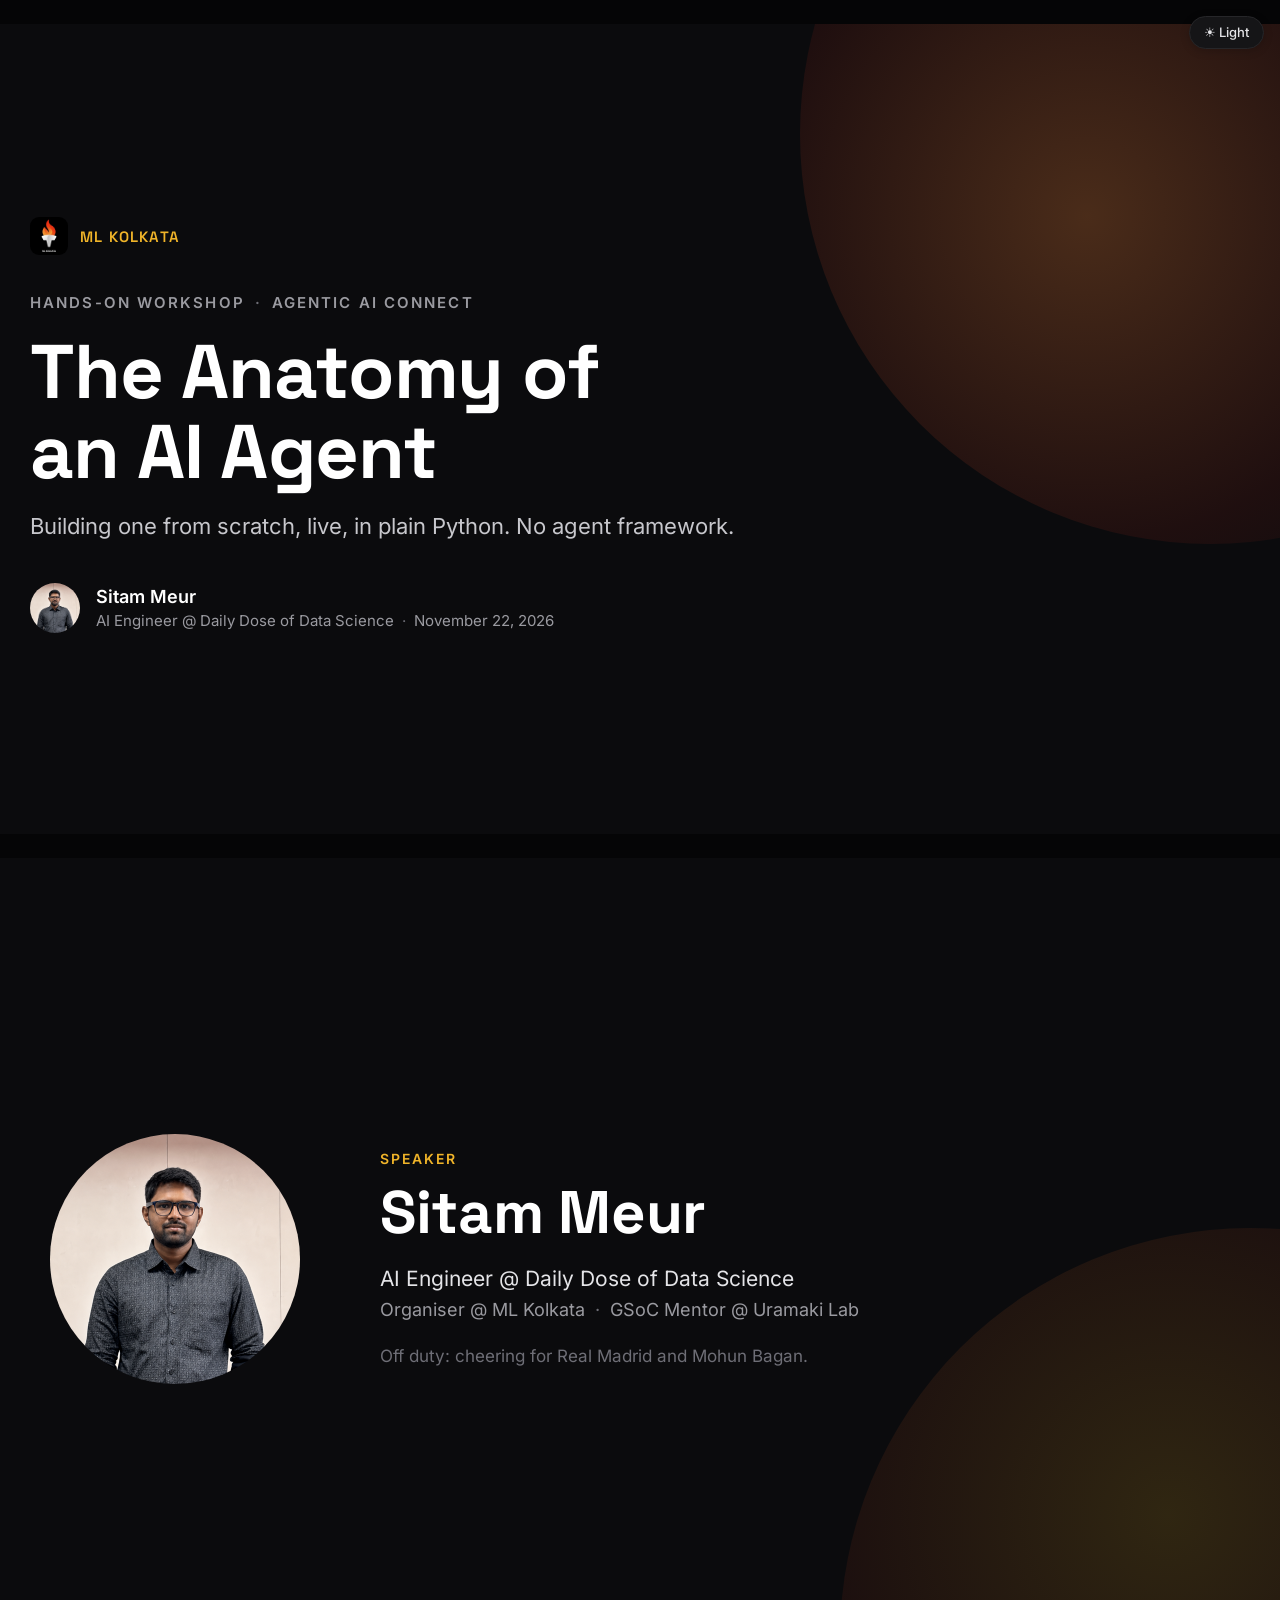
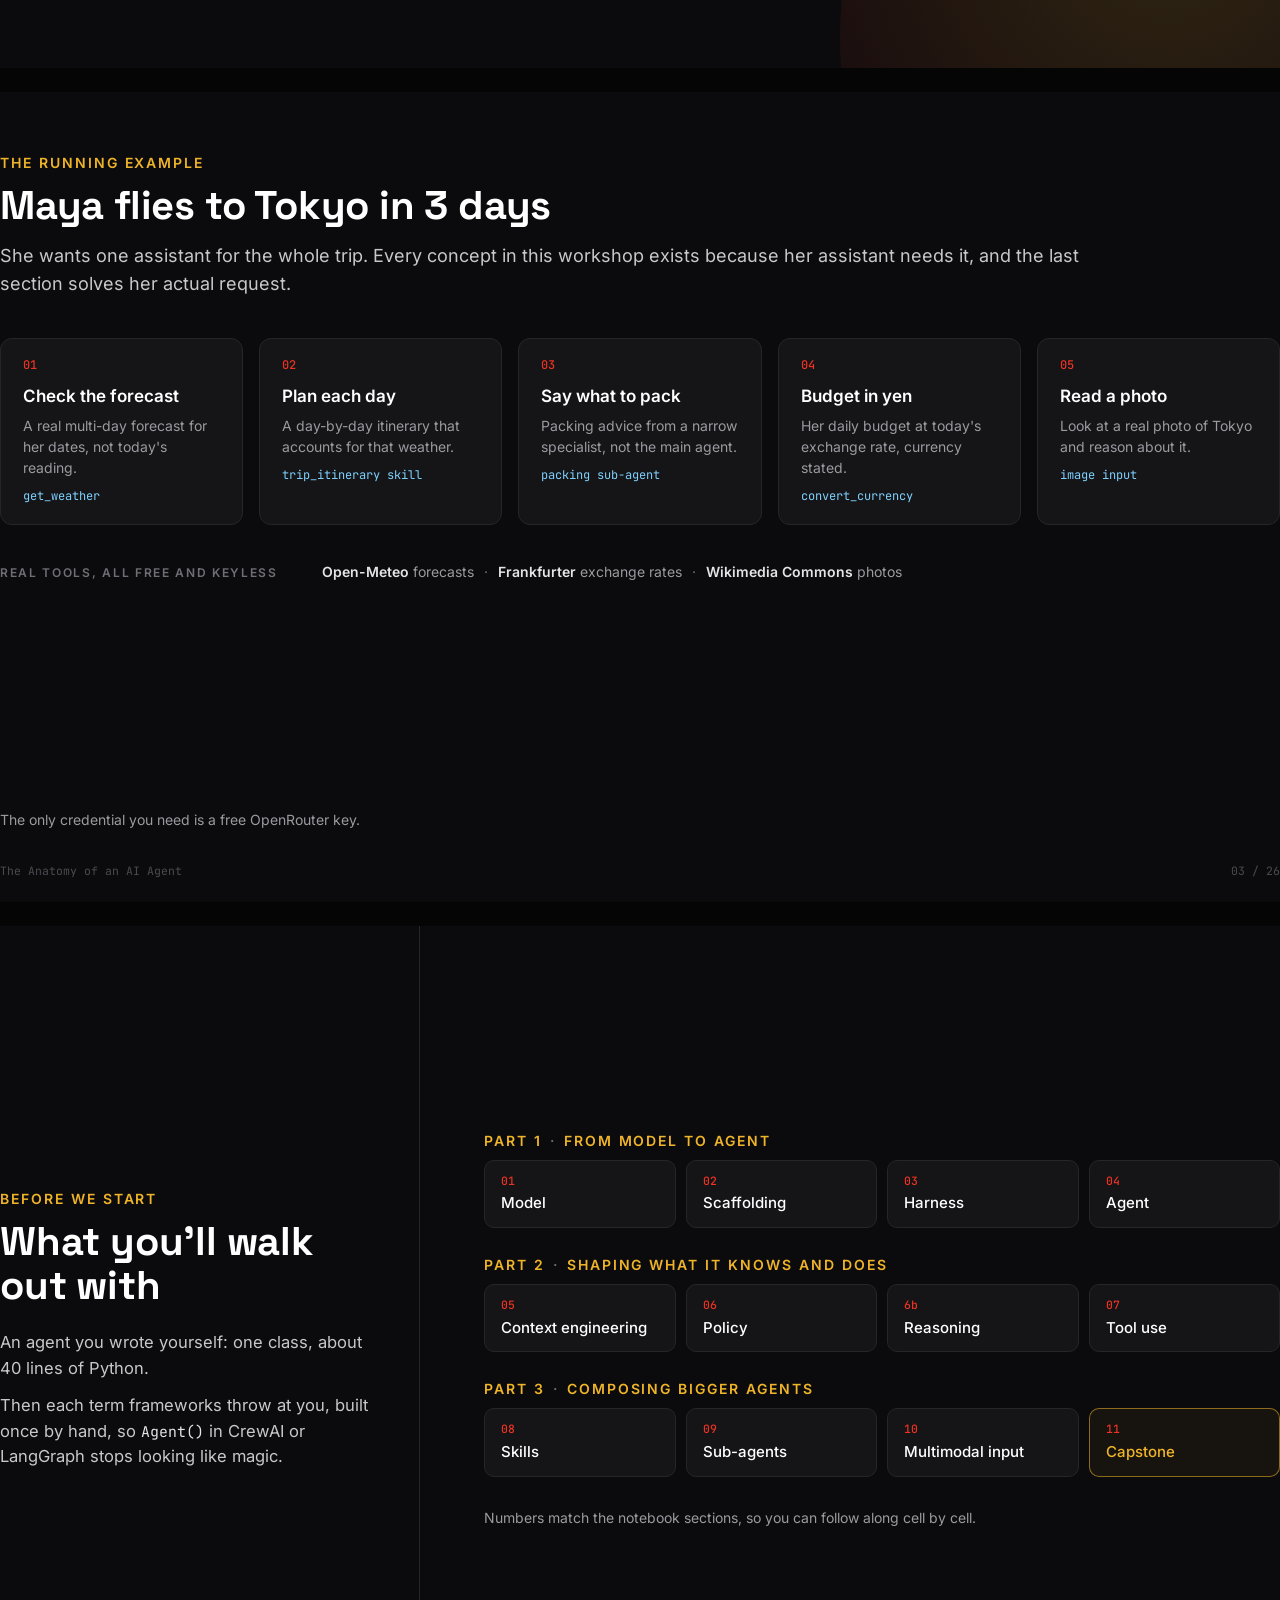
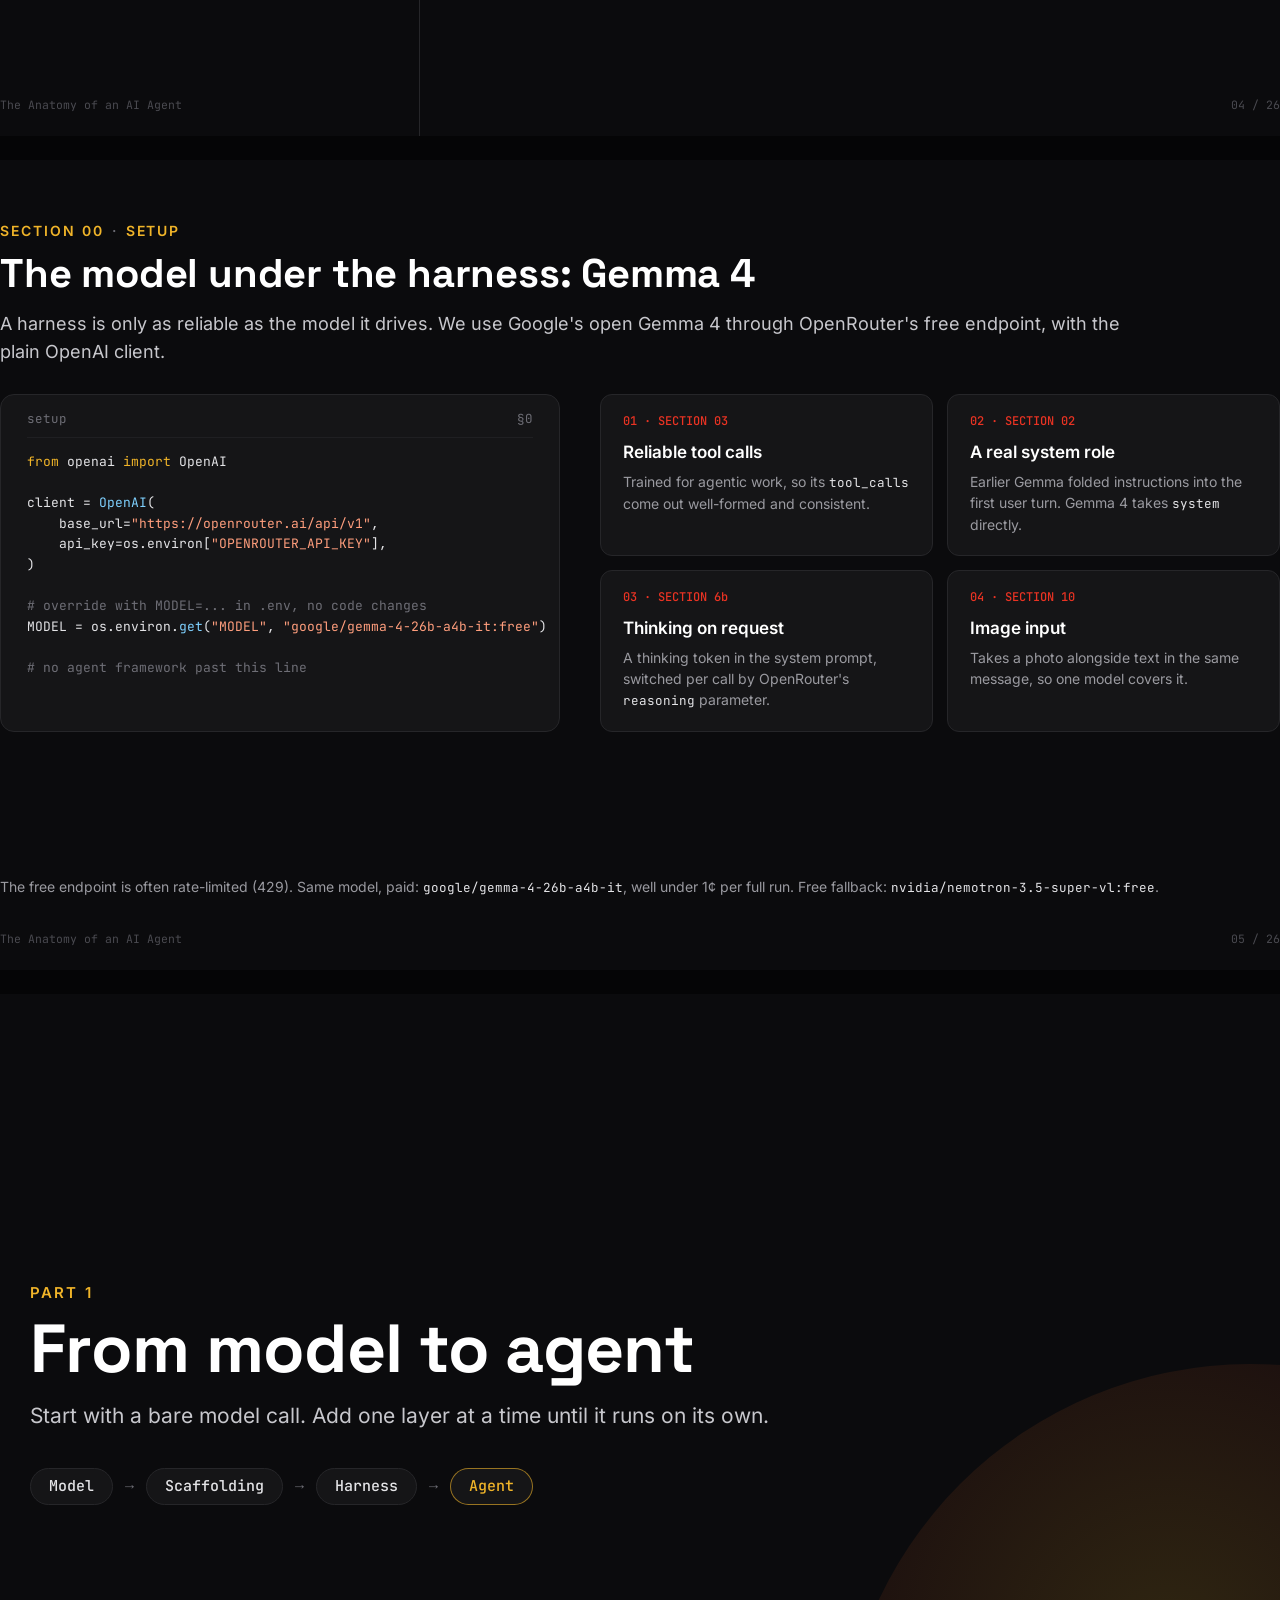
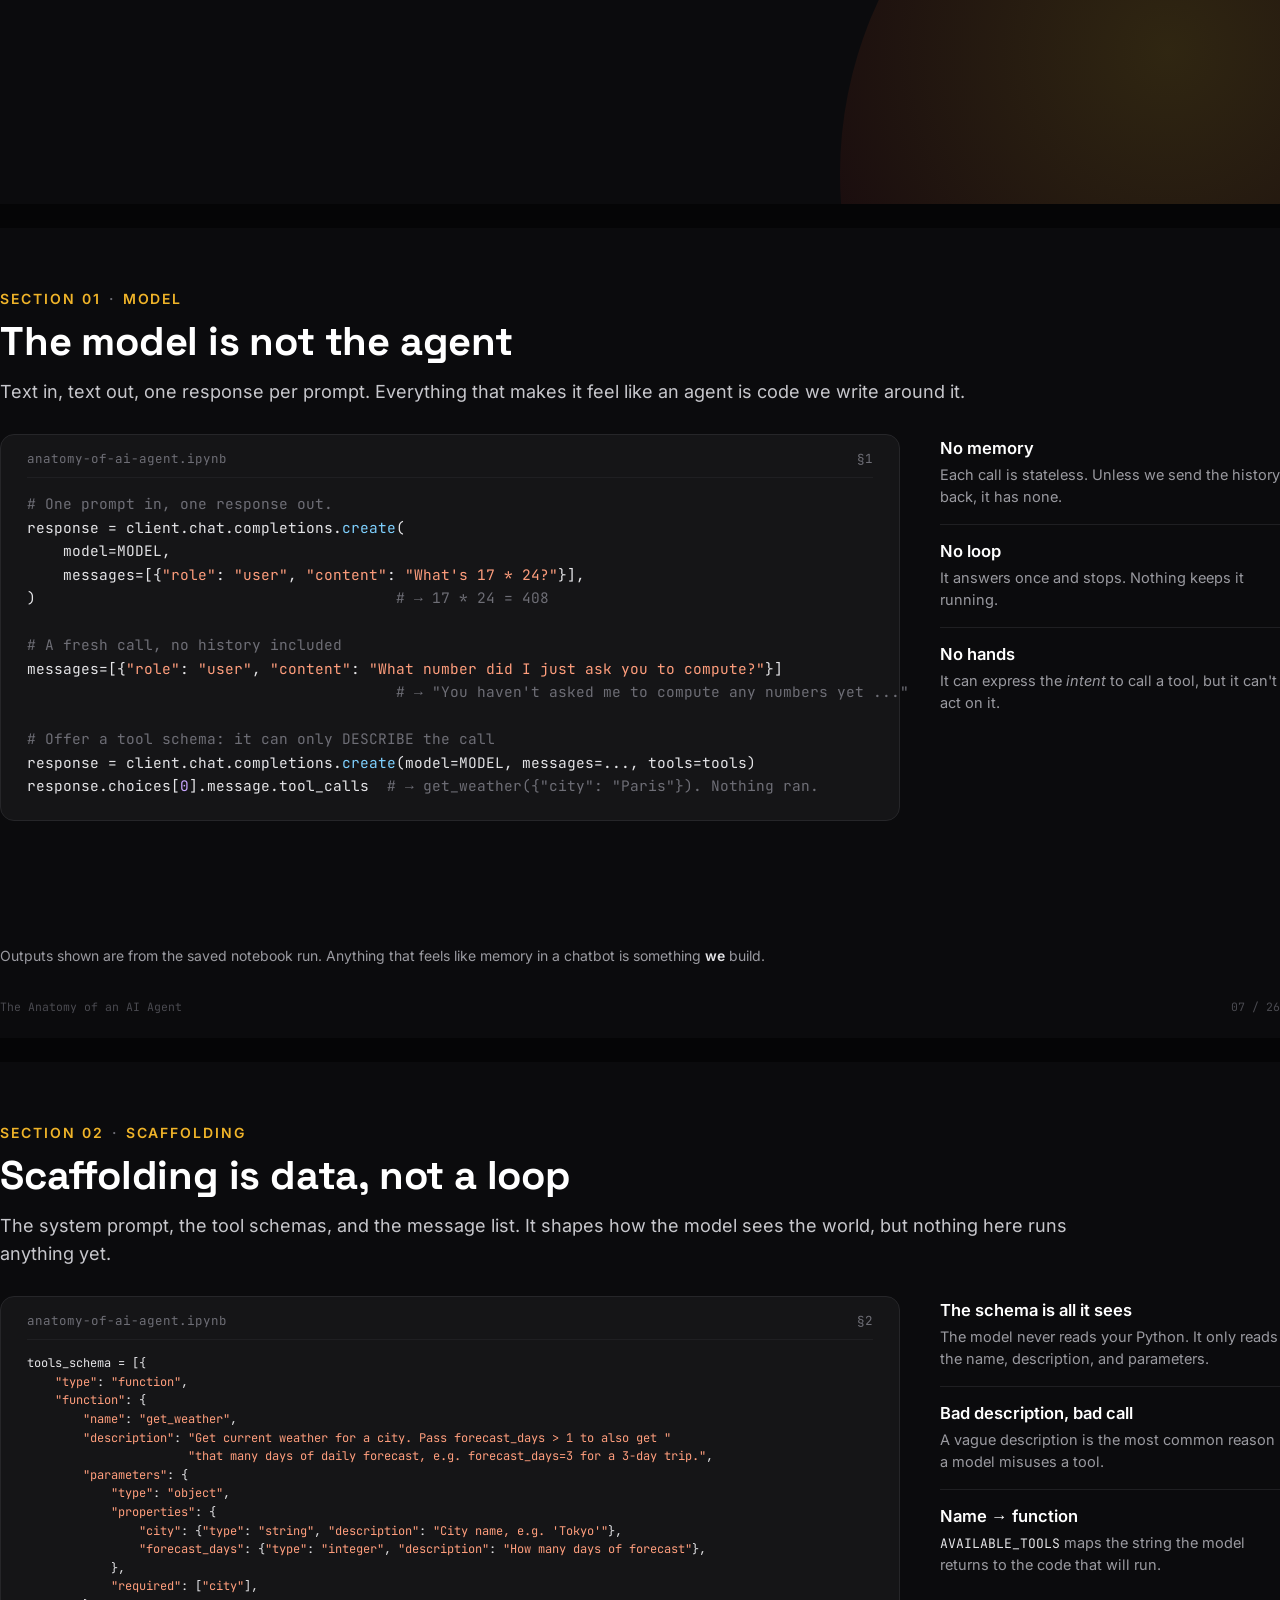
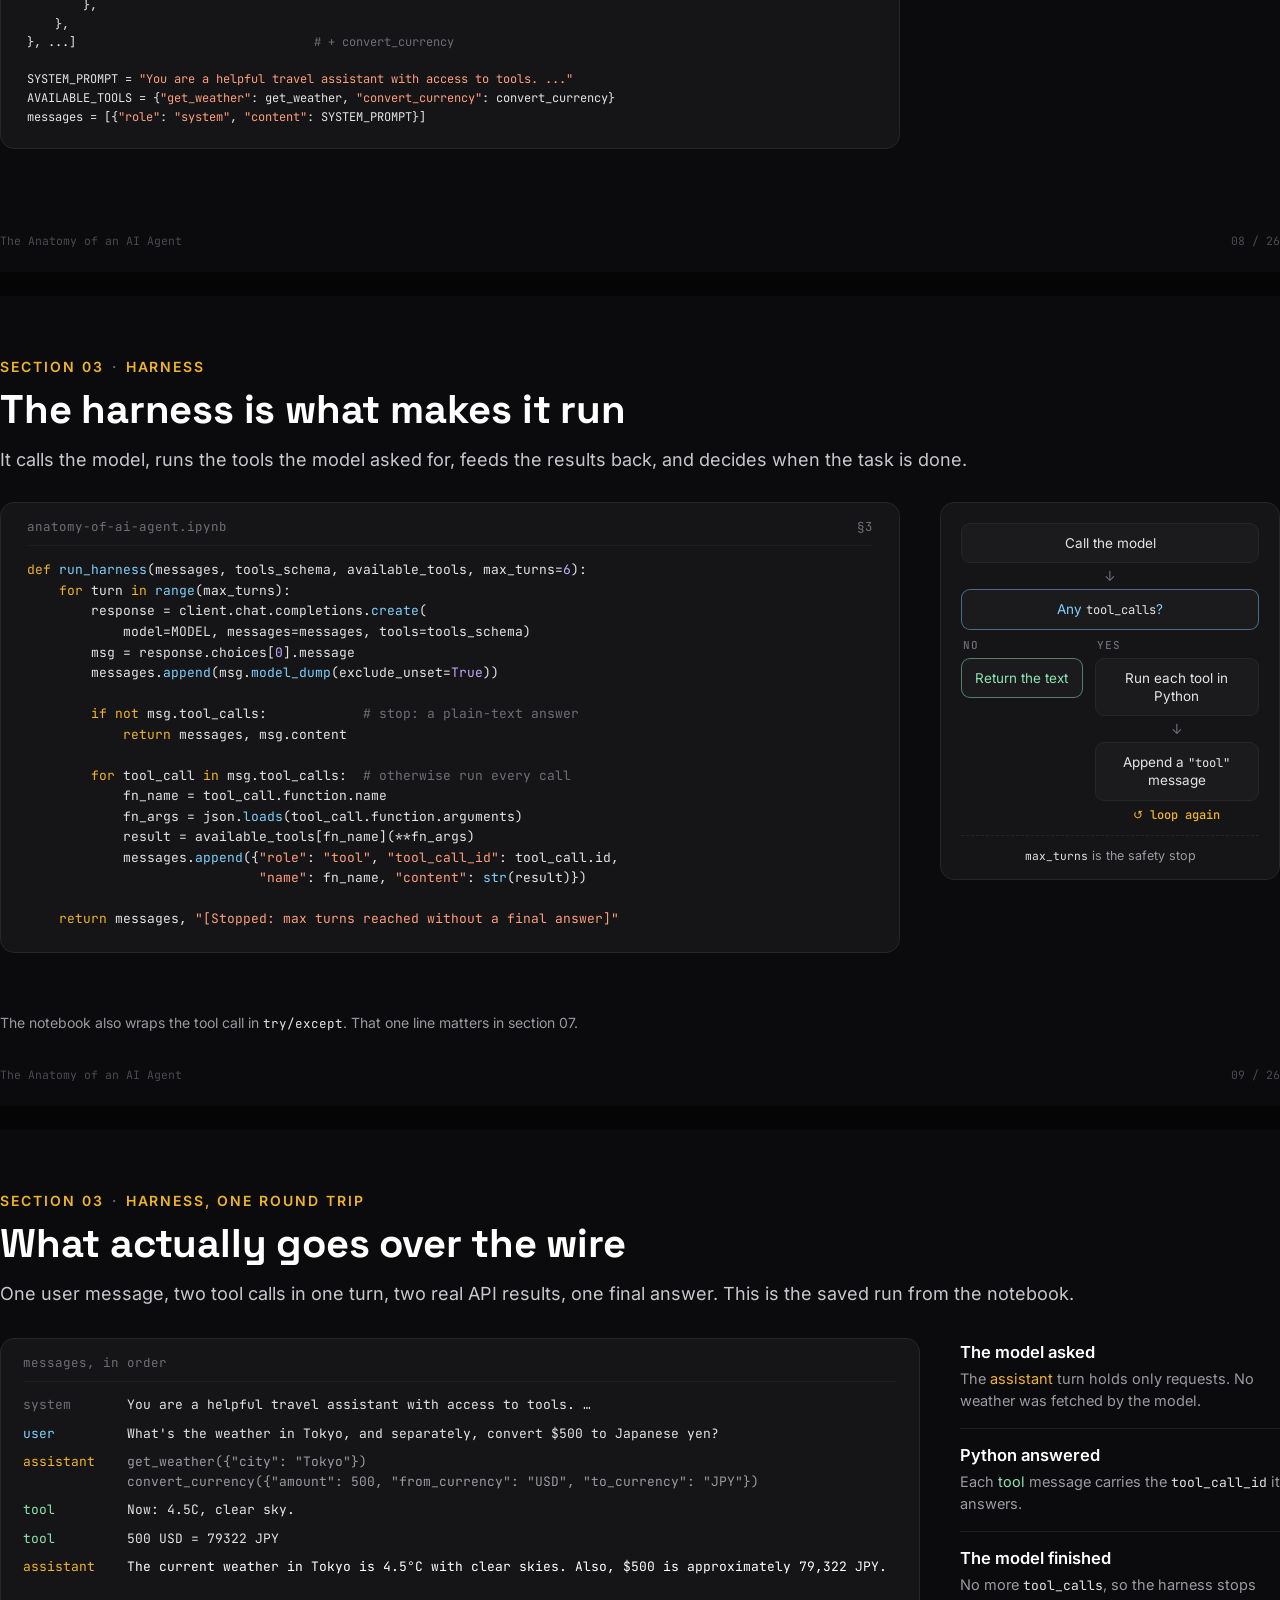
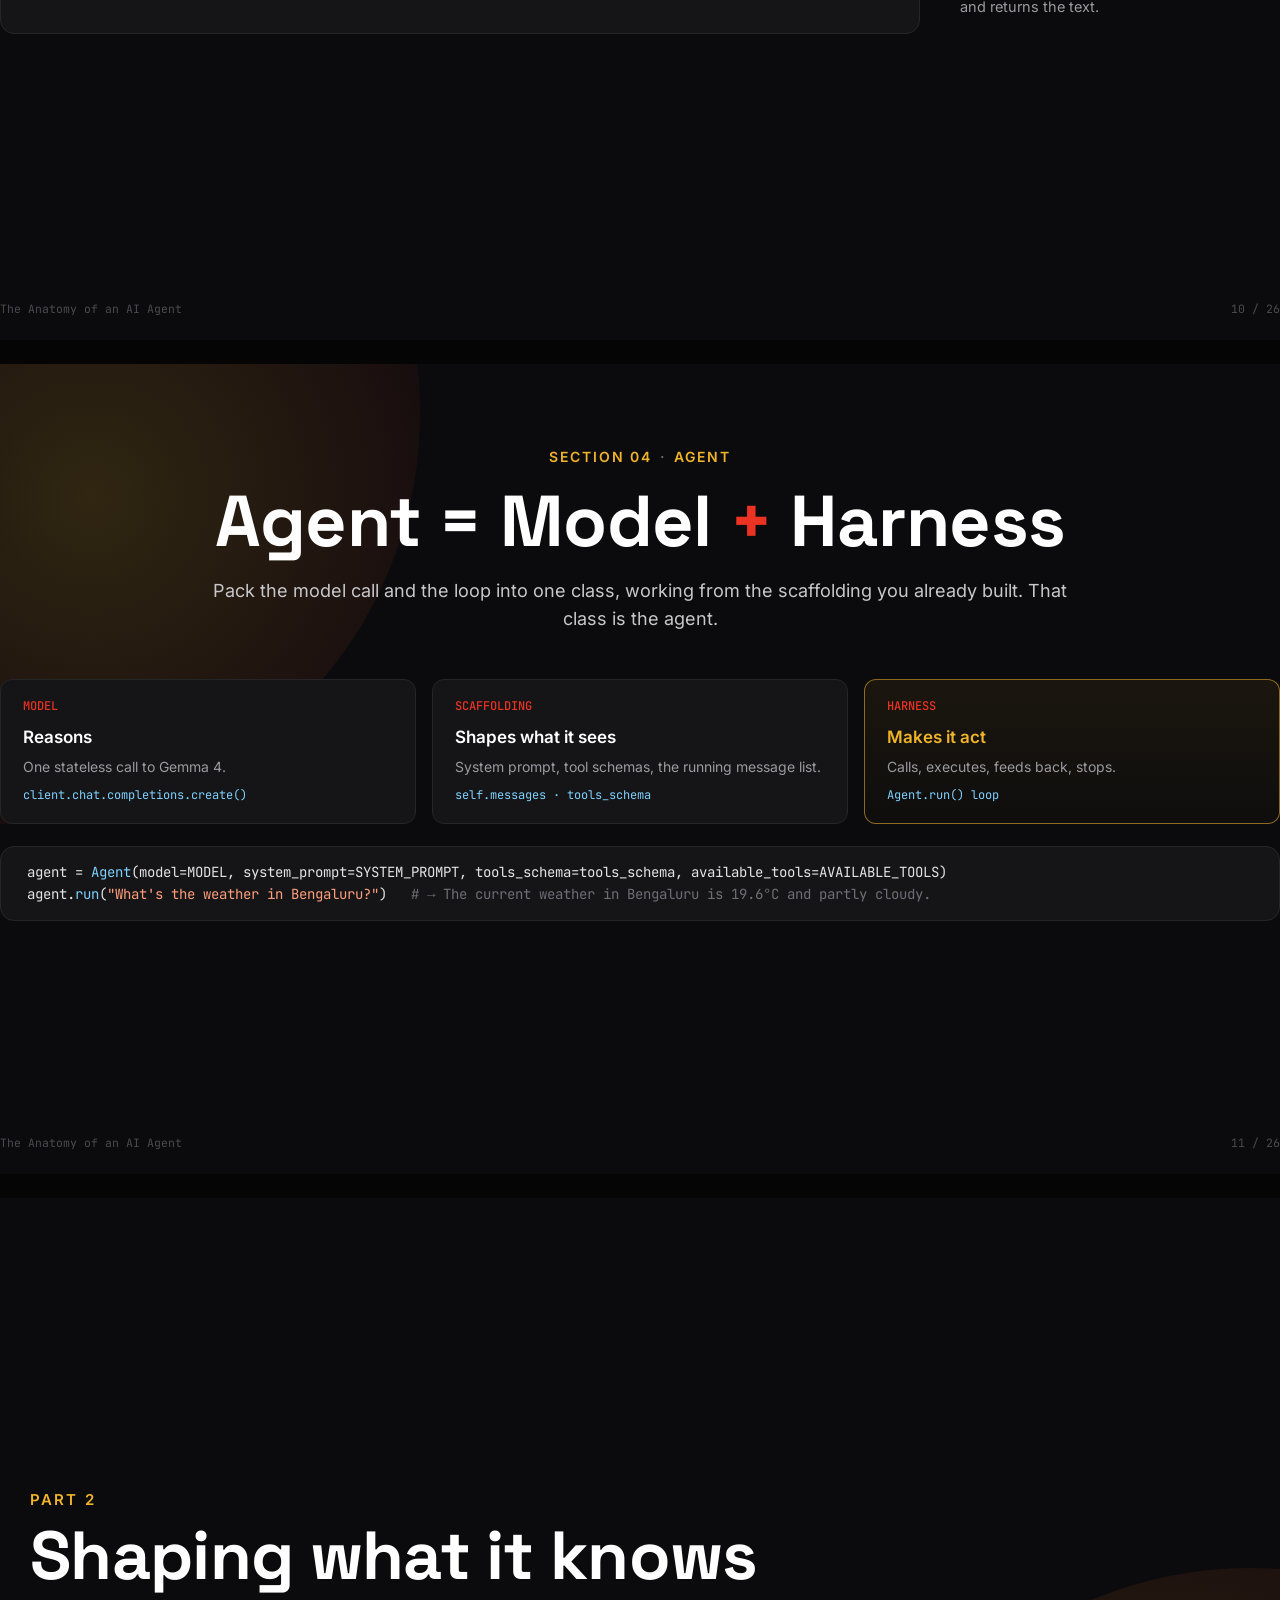
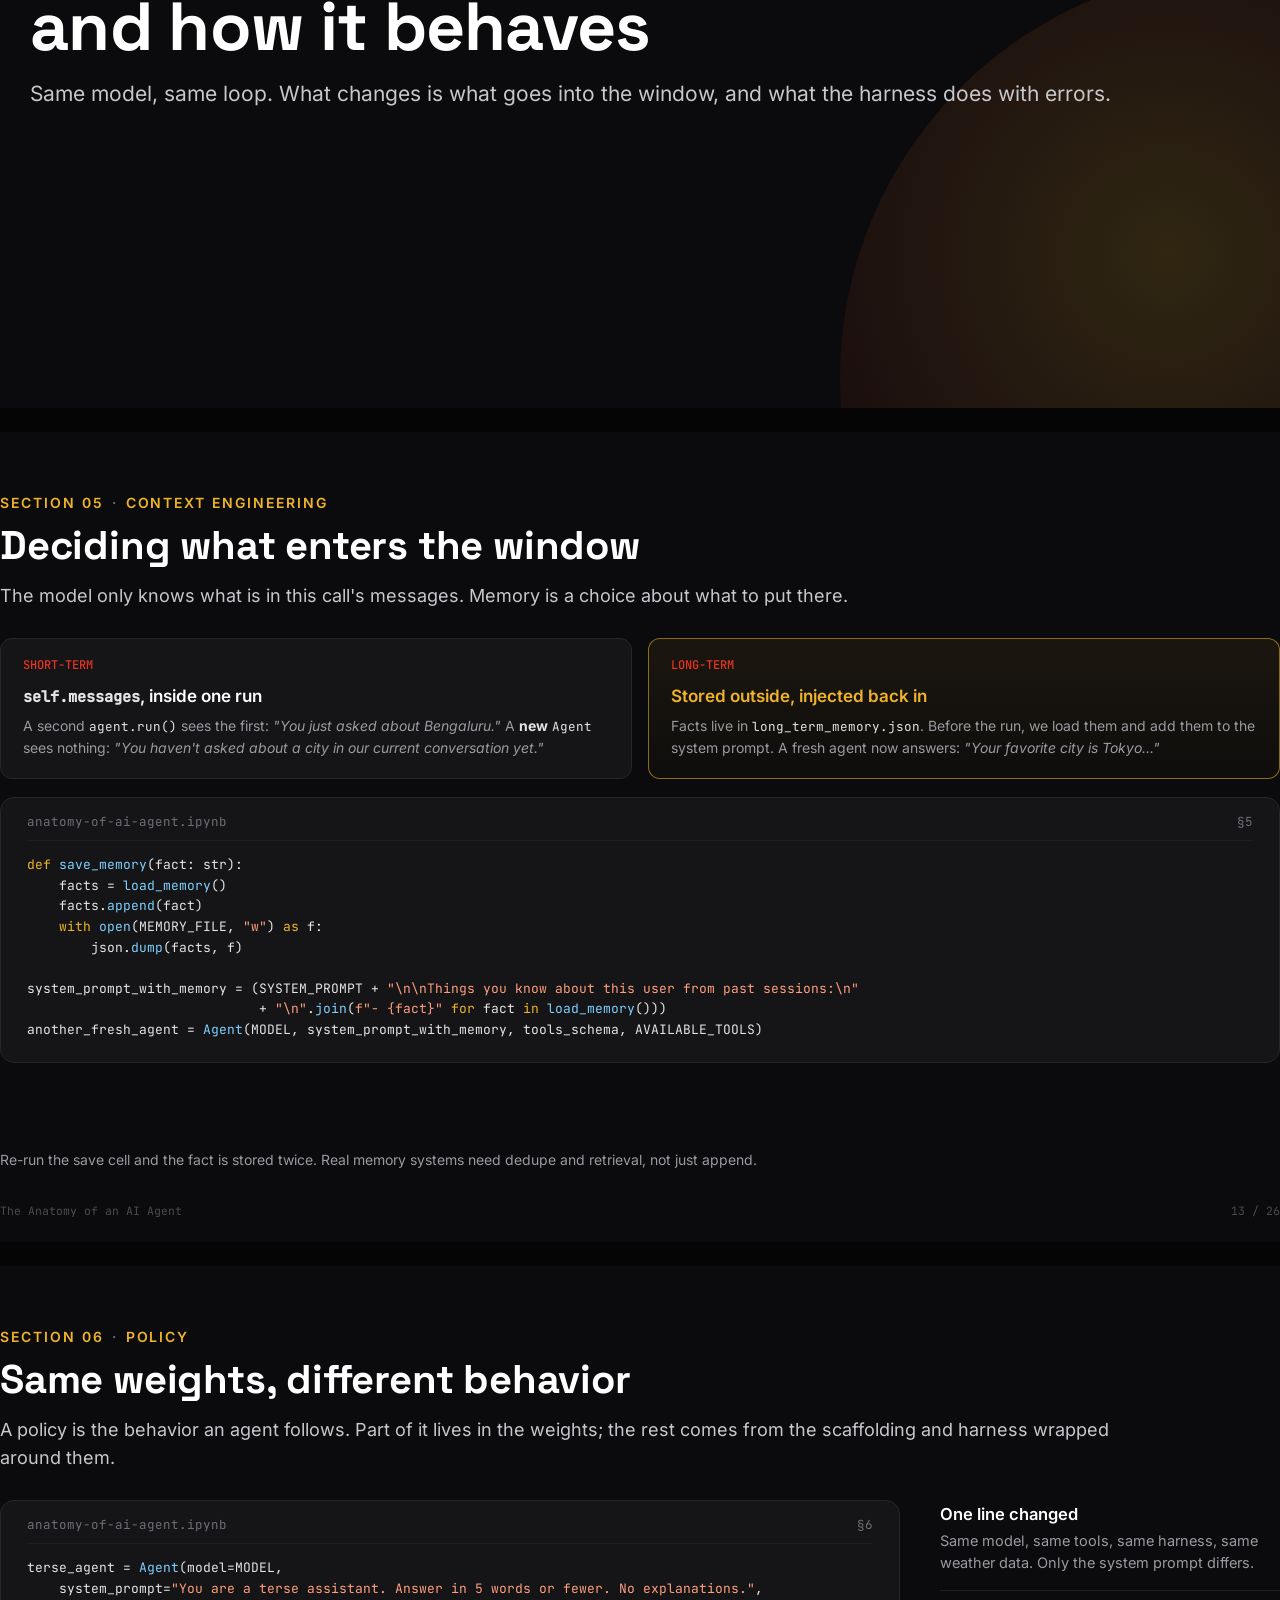
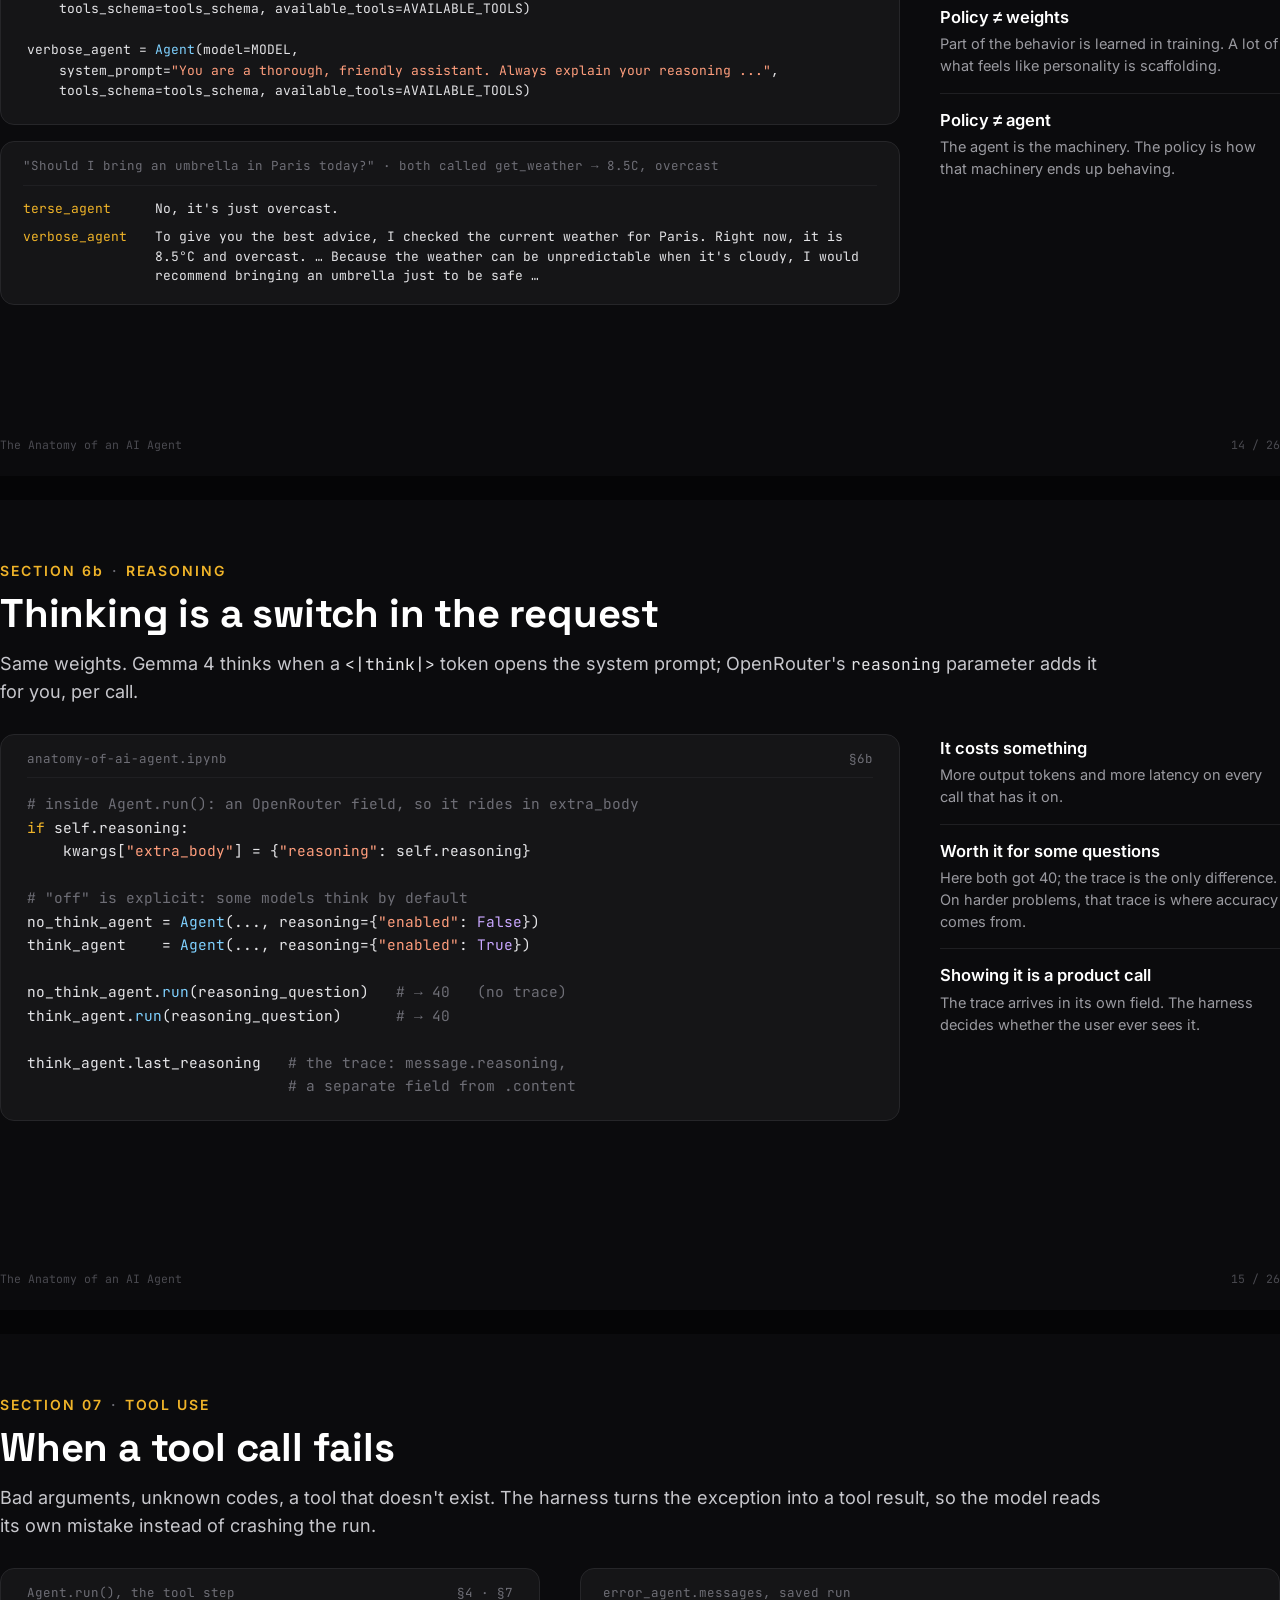
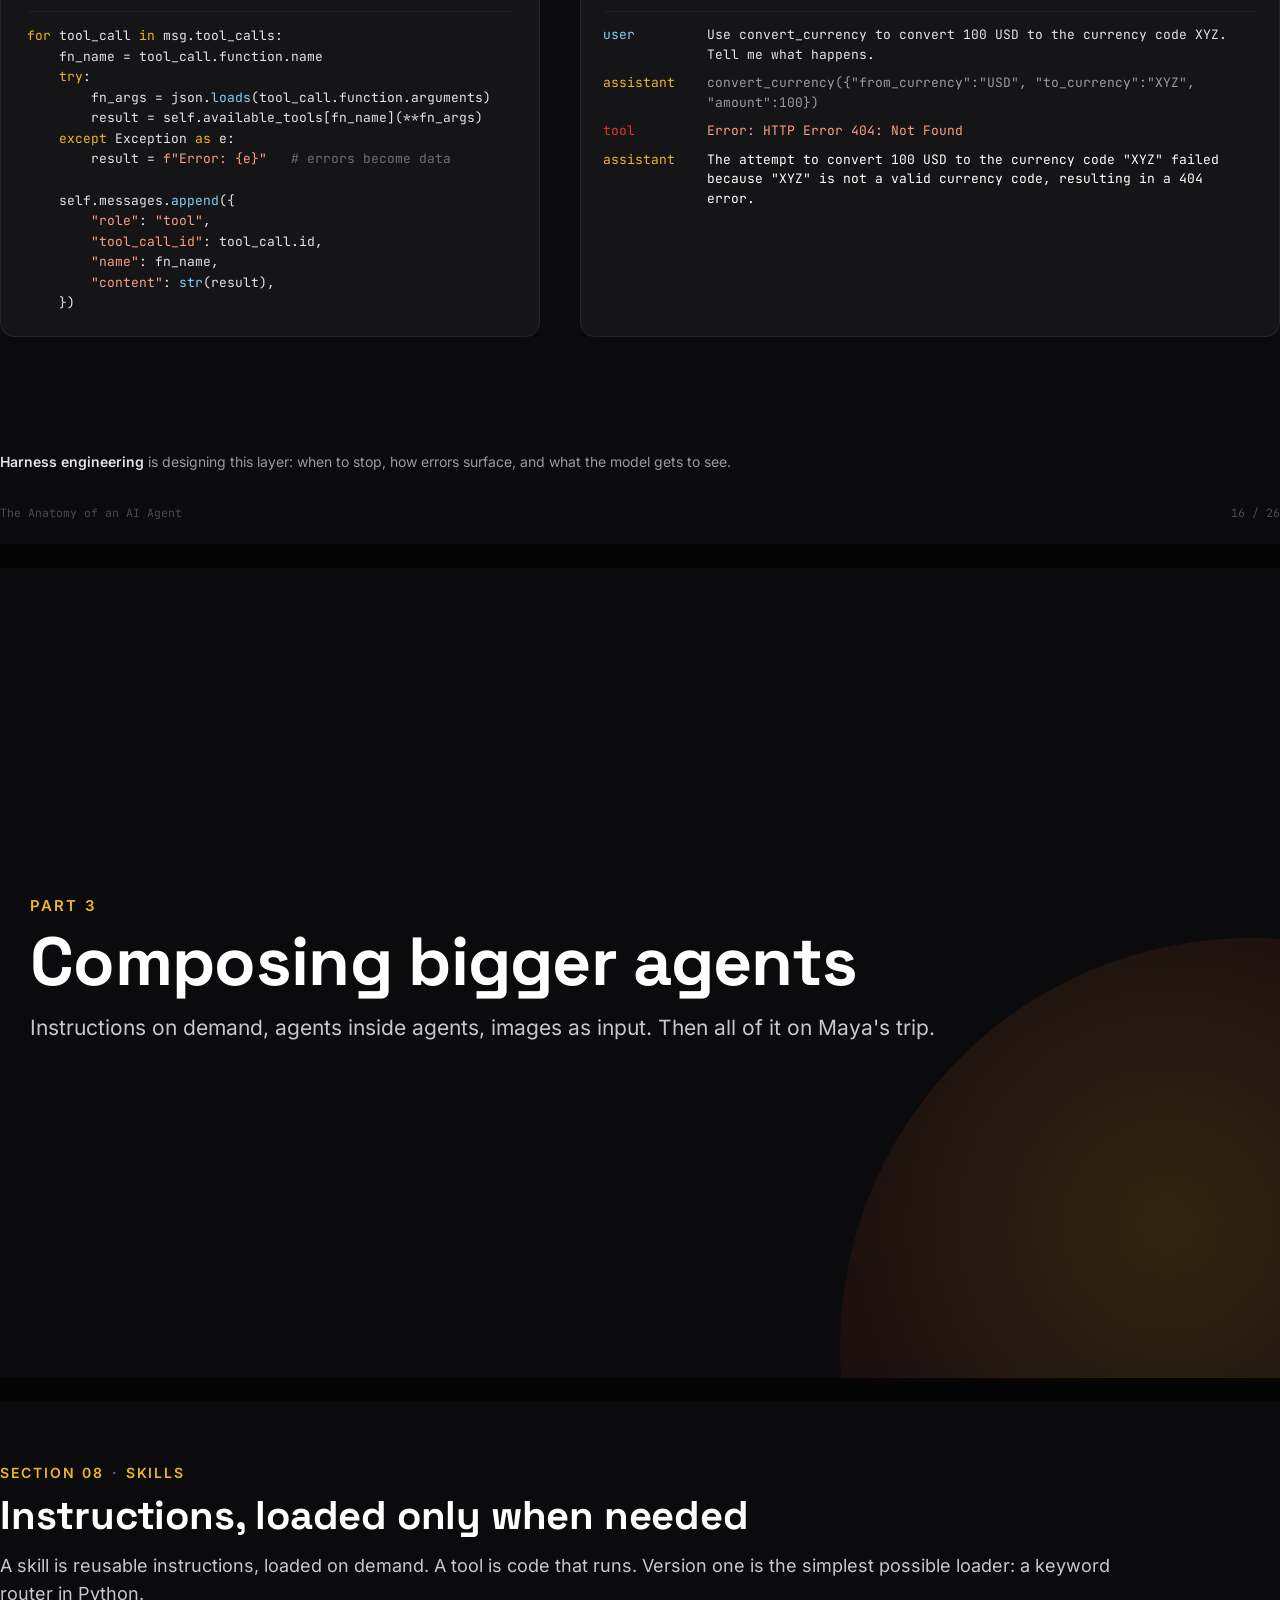
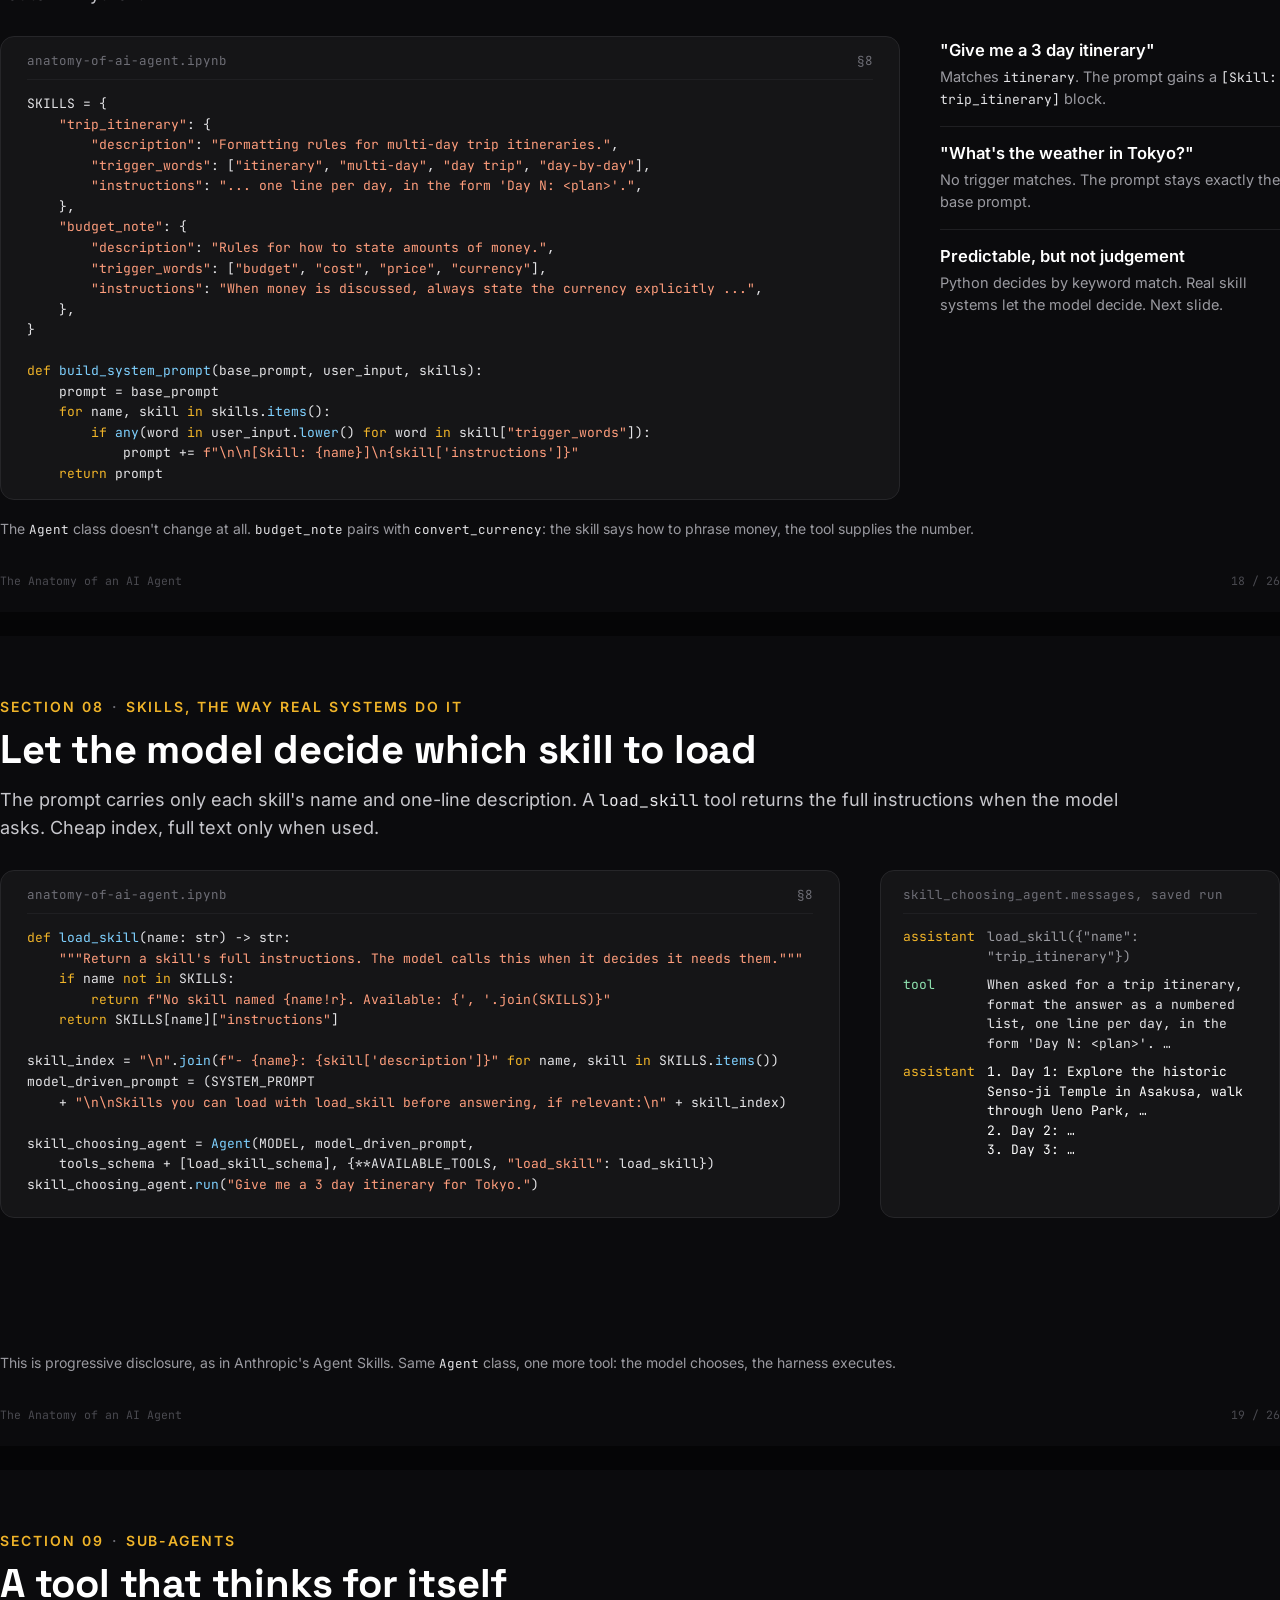
<file: slides/index.html>
<!DOCTYPE html>
<html lang="en">
<head>
<meta charset="utf-8">
<title>The Anatomy of an AI Agent</title>
<link rel="stylesheet" href="deck.css">
</head>
<body>

<!-- ============================== 01 TITLE ============================== -->
<section class="slide bare" style="justify-content:center;padding-left:110px">
  <div class="orb tr"></div>
  <div style="display:flex;align-items:center;gap:12px;margin-bottom:40px">
    <img src="assets/ml-kolkata.jpeg" alt="ML Kolkata" style="width:38px;height:38px;border-radius:9px">
    <span style="font:600 15px/1 var(--display);letter-spacing:.08em;color:var(--gold);text-transform:uppercase">ML Kolkata</span>
  </div>
  <div class="kicker" style="margin-bottom:22px">Hands-on workshop<span style="margin:0 10px;color:var(--dim)">·</span>Agentic AI Connect</div>
  <h1>The Anatomy of<br>an AI Agent</h1>
  <p style="font-size:22px;color:var(--text-3);margin-top:22px">Building one from scratch, live, in plain Python. No agent framework.</p>
  <div style="display:flex;align-items:center;gap:16px;margin-top:44px">
    <img src="assets/speaker.png" alt="" style="width:50px;height:50px;border-radius:50%;object-fit:cover">
    <div>
      <div style="font:600 18px/1.3 Inter;color:var(--text)">Sitam Meur</div>
      <div style="font-size:15px;color:var(--muted);margin-top:3px">AI Engineer @ Daily Dose of Data Science<span style="margin:0 8px;color:var(--dim)">·</span>November 22, 2026</div>
    </div>
  </div>
</section>

<!-- ============================== 02 SPEAKER ============================== -->
<section class="slide bare" style="flex-direction:row;align-items:center;gap:80px;padding-left:130px">
  <div class="orb br"></div>
  <img src="assets/speaker.png" alt="Sitam Meur" style="width:250px;height:250px;border-radius:50%;object-fit:cover;flex-shrink:0">
  <div>
    <div class="eyebrow">Speaker</div>
    <h2 style="font-size:60px">Sitam Meur</h2>
    <div style="font-size:21px;color:var(--text-2);margin-top:20px">AI Engineer @ Daily Dose of Data Science</div>
    <div style="font-size:18px;color:var(--muted);margin-top:8px">Organiser @ ML Kolkata<span style="margin:0 10px;color:var(--dim)">·</span>GSoC Mentor @ Uramaki Lab</div>
    <div style="font-size:17px;color:var(--dim);margin-top:26px">Off duty: cheering for Real Madrid and Mohun Bagan.</div>
  </div>
</section>

<!-- ============================== 03 THE GOAL ============================== -->
<section class="slide">
  <div class="eyebrow">The running example</div>
  <h2>Maya flies to Tokyo in 3 days</h2>
  <p class="lede">She wants one assistant for the whole trip. Every concept in this workshop exists because her assistant needs it, and the last section solves her actual request.</p>
  <div class="cards c5" style="margin-top:40px">
    <div class="card"><div class="num">01</div><h3>Check the forecast</h3><p>A real multi-day forecast for her dates, not today's reading.</p><span class="tag">get_weather</span></div>
    <div class="card"><div class="num">02</div><h3>Plan each day</h3><p>A day-by-day itinerary that accounts for that weather.</p><span class="tag">trip_itinerary skill</span></div>
    <div class="card"><div class="num">03</div><h3>Say what to pack</h3><p>Packing advice from a narrow specialist, not the main agent.</p><span class="tag">packing sub-agent</span></div>
    <div class="card"><div class="num">04</div><h3>Budget in yen</h3><p>Her daily budget at today's exchange rate, currency stated.</p><span class="tag">convert_currency</span></div>
    <div class="card"><div class="num">05</div><h3>Read a photo</h3><p>Look at a real photo of Tokyo and reason about it.</p><span class="tag">image input</span></div>
  </div>
  <div style="margin-top:36px;display:flex;gap:44px;align-items:baseline">
    <div class="kicker" style="font-size:12px;color:var(--dim)">Real tools, all free and keyless</div>
    <div class="note"><b>Open-Meteo</b> forecasts<span style="margin:0 10px;color:var(--dim)">·</span><b>Frankfurter</b> exchange rates<span style="margin:0 10px;color:var(--dim)">·</span><b>Wikimedia Commons</b> photos</div>
  </div>
  <p class="foot">The only credential you need is a free OpenRouter key.</p>
</section>

<!-- ============================== 04 AGENDA ============================== -->
<section class="slide" style="flex-direction:row;gap:0;padding-top:0;padding-bottom:0;align-items:stretch">
  <div style="flex:0 0 420px;display:flex;flex-direction:column;justify-content:center;padding-right:48px;border-right:1px solid var(--line)">
    <div class="eyebrow">Before we start</div>
    <h2>What you'll walk<br>out with</h2>
    <p class="lede" style="font-size:16.5px;margin-top:22px">An agent you wrote yourself: one class, about 40 lines of Python.</p>
    <p class="lede" style="font-size:16.5px;margin-top:12px">Then each term frameworks throw at you, built once by hand, so <code>Agent()</code> in CrewAI or LangGraph stops looking like magic.</p>
  </div>
  <div style="flex:1;display:flex;flex-direction:column;justify-content:center;gap:30px;padding-left:64px">
    <div>
      <div class="eyebrow" style="margin-bottom:12px">Part 1<span class="sep">·</span>From model to agent</div>
      <div class="cards c4" style="gap:10px">
        <div class="agenda-item"><span>01</span>Model</div><div class="agenda-item"><span>02</span>Scaffolding</div>
        <div class="agenda-item"><span>03</span>Harness</div><div class="agenda-item"><span>04</span>Agent</div>
      </div>
    </div>
    <div>
      <div class="eyebrow" style="margin-bottom:12px">Part 2<span class="sep">·</span>Shaping what it knows and does</div>
      <div class="cards c4" style="gap:10px">
        <div class="agenda-item"><span>05</span>Context engineering</div><div class="agenda-item"><span>06</span>Policy</div>
        <div class="agenda-item"><span>6b</span>Reasoning</div><div class="agenda-item"><span>07</span>Tool use</div>
      </div>
    </div>
    <div>
      <div class="eyebrow" style="margin-bottom:12px">Part 3<span class="sep">·</span>Composing bigger agents</div>
      <div class="cards c4" style="gap:10px">
        <div class="agenda-item"><span>08</span>Skills</div><div class="agenda-item"><span>09</span>Sub-agents</div>
        <div class="agenda-item"><span>10</span>Multimodal input</div><div class="agenda-item hi"><span>11</span>Capstone</div>
      </div>
    </div>
    <p class="note">Numbers match the notebook sections, so you can follow along cell by cell.</p>
  </div>
</section>

<!-- ============================== 05 SETUP / MODEL CHOICE ============================== -->
<section class="slide">
  <div class="eyebrow">Section 00<span class="sep">·</span>Setup</div>
  <h2>The model under the harness: Gemma 4</h2>
  <p class="lede">A harness is only as reliable as the model it drives. We use Google's open Gemma 4 through OpenRouter's free endpoint, with the plain OpenAI client.</p>
  <div class="body">
    <div class="code sm" style="flex:0 0 560px">
      <div class="file"><span>setup</span><span>§0</span></div>
<pre data-py>from openai import OpenAI

client = OpenAI(
    base_url="https://openrouter.ai/api/v1",
    api_key=os.environ["OPENROUTER_API_KEY"],
)

# override with MODEL=... in .env, no code changes
MODEL = os.environ.get("MODEL", "google/gemma-4-26b-a4b-it:free")

# no agent framework past this line</pre>
    </div>
    <div class="grow cards c2" style="gap:14px">
      <div class="card"><div class="num">01 · SECTION 03</div><h3>Reliable tool calls</h3><p>Trained for agentic work, so its <code>tool_calls</code> come out well-formed and consistent.</p></div>
      <div class="card"><div class="num">02 · SECTION 02</div><h3>A real system role</h3><p>Earlier Gemma folded instructions into the first user turn. Gemma 4 takes <code>system</code> directly.</p></div>
      <div class="card"><div class="num">03 · SECTION 6b</div><h3>Thinking on request</h3><p>A thinking token in the system prompt, switched per call by OpenRouter's <code>reasoning</code> parameter.</p></div>
      <div class="card"><div class="num">04 · SECTION 10</div><h3>Image input</h3><p>Takes a photo alongside text in the same message, so one model covers it.</p></div>
    </div>
  </div>
  <p class="foot">The free endpoint is often rate-limited (429). Same model, paid: <code>google/gemma-4-26b-a4b-it</code>, well under 1¢ per full run. Free fallback: <code>nvidia/nemotron-3.5-super-vl:free</code>.</p>
</section>

<!-- ============================== PART 1 ============================== -->
<section class="slide bare" style="justify-content:center;padding-left:110px">
  <div class="orb br"></div>
  <div class="eyebrow" style="font-size:15px">Part 1</div>
  <h1 style="font-size:68px">From model to agent</h1>
  <p style="font-size:21px;color:var(--text-3);margin-top:18px">Start with a bare model call. Add one layer at a time until it runs on its own.</p>
  <div style="display:flex;gap:12px;margin-top:40px;font:500 15px/1 var(--mono);color:var(--muted)">
    <span class="pill">Model</span><span class="arrow">→</span><span class="pill">Scaffolding</span><span class="arrow">→</span><span class="pill">Harness</span><span class="arrow">→</span><span class="pill hi">Agent</span>
  </div>
</section>

<!-- ============================== S01 MODEL ============================== -->
<section class="slide">
  <div class="eyebrow">Section 01<span class="sep">·</span>Model</div>
  <h2>The model is not the agent</h2>
  <p class="lede">Text in, text out, one response per prompt. Everything that makes it feel like an agent is code we write around it.</p>
  <div class="body">
    <div class="code grow">
      <div class="file"><span>anatomy-of-ai-agent.ipynb</span><span>§1</span></div>
<pre data-py># One prompt in, one response out.
response = client.chat.completions.create(
    model=MODEL,
    messages=[{"role": "user", "content": "What's 17 * 24?"}],
)                                        # → 17 * 24 = 408

# A fresh call, no history included
messages=[{"role": "user", "content": "What number did I just ask you to compute?"}]
                                         # → "You haven't asked me to compute any numbers yet ..."

# Offer a tool schema: it can only DESCRIBE the call
response = client.chat.completions.create(model=MODEL, messages=..., tools=tools)
response.choices[0].message.tool_calls  # → get_weather({"city": "Paris"}). Nothing ran.</pre>
    </div>
    <div class="col-side points">
      <div class="pt"><h3>No memory</h3><p>Each call is stateless. Unless we send the history back, it has none.</p></div>
      <div class="pt"><h3>No loop</h3><p>It answers once and stops. Nothing keeps it running.</p></div>
      <div class="pt"><h3>No hands</h3><p>It can express the <em>intent</em> to call a tool, but it can't act on it.</p></div>
    </div>
  </div>
  <p class="foot">Outputs shown are from the saved notebook run. Anything that feels like memory in a chatbot is something <b>we</b> build.</p>
</section>

<!-- ============================== S02 SCAFFOLDING ============================== -->
<section class="slide">
  <div class="eyebrow">Section 02<span class="sep">·</span>Scaffolding</div>
  <h2>Scaffolding is data, not a loop</h2>
  <p class="lede">The system prompt, the tool schemas, and the message list. It shapes how the model sees the world, but nothing here runs anything yet.</p>
  <div class="body">
    <div class="code grow xs">
      <div class="file"><span>anatomy-of-ai-agent.ipynb</span><span>§2</span></div>
<pre data-py>tools_schema = [{
    "type": "function",
    "function": {
        "name": "get_weather",
        "description": "Get current weather for a city. Pass forecast_days > 1 to also get "
                       "that many days of daily forecast, e.g. forecast_days=3 for a 3-day trip.",
        "parameters": {
            "type": "object",
            "properties": {
                "city": {"type": "string", "description": "City name, e.g. 'Tokyo'"},
                "forecast_days": {"type": "integer", "description": "How many days of forecast"},
            },
            "required": ["city"],
        },
    },
}, ...]                                  # + convert_currency

SYSTEM_PROMPT = "You are a helpful travel assistant with access to tools. ..."
AVAILABLE_TOOLS = {"get_weather": get_weather, "convert_currency": convert_currency}
messages = [{"role": "system", "content": SYSTEM_PROMPT}]</pre>
    </div>
    <div class="col-side points">
      <div class="pt"><h3>The schema is all it sees</h3><p>The model never reads your Python. It only reads the name, description, and parameters.</p></div>
      <div class="pt"><h3>Bad description, bad call</h3><p>A vague description is the most common reason a model misuses a tool.</p></div>
      <div class="pt"><h3>Name → function</h3><p><code>AVAILABLE_TOOLS</code> maps the string the model returns to the code that will run.</p></div>
    </div>
  </div>
</section>

<!-- ============================== S03 HARNESS ============================== -->
<section class="slide">
  <div class="eyebrow">Section 03<span class="sep">·</span>Harness</div>
  <h2>The harness is what makes it run</h2>
  <p class="lede">It calls the model, runs the tools the model asked for, feeds the results back, and decides when the task is done.</p>
  <div class="body">
    <div class="code grow sm">
      <div class="file"><span>anatomy-of-ai-agent.ipynb</span><span>§3</span></div>
<pre data-py>def run_harness(messages, tools_schema, available_tools, max_turns=6):
    for turn in range(max_turns):
        response = client.chat.completions.create(
            model=MODEL, messages=messages, tools=tools_schema)
        msg = response.choices[0].message
        messages.append(msg.model_dump(exclude_unset=True))

        if not msg.tool_calls:            # stop: a plain-text answer
            return messages, msg.content

        for tool_call in msg.tool_calls:  # otherwise run every call
            fn_name = tool_call.function.name
            fn_args = json.loads(tool_call.function.arguments)
            result = available_tools[fn_name](**fn_args)
            messages.append({"role": "tool", "tool_call_id": tool_call.id,
                             "name": fn_name, "content": str(result)})

    return messages, "[Stopped: max turns reached without a final answer]"</pre>
    </div>
    <div class="col-side">
      <div class="harness-flow">
        <div class="hf-box">Call the model</div>
        <div class="hf-arrow">↓</div>
        <div class="hf-box q">Any <code>tool_calls</code>?</div>
        <div class="hf-split">
          <div><div class="hf-lbl">no</div><div class="hf-box done">Return the text</div></div>
          <div><div class="hf-lbl">yes</div><div class="hf-box">Run each tool in Python</div><div class="hf-arrow">↓</div><div class="hf-box">Append a <code>"tool"</code> message</div><div class="hf-back">↺ loop again</div></div>
        </div>
        <div class="hf-guard"><code>max_turns</code> is the safety stop</div>
      </div>
    </div>
  </div>
  <p class="foot">The notebook also wraps the tool call in <code>try/except</code>. That one line matters in section 07.</p>
</section>

<!-- ============================== S03b HARNESS TRACE ============================== -->
<section class="slide">
  <div class="eyebrow">Section 03<span class="sep">·</span>Harness, one round trip</div>
  <h2>What actually goes over the wire</h2>
  <p class="lede">One user message, two tool calls in one turn, two real API results, one final answer. This is the saved run from the notebook.</p>
  <div class="body" style="margin-top:30px">
    <div class="tx grow">
      <div class="file">messages, in order</div>
      <div class="row"><span class="role">system</span><span>You are a helpful travel assistant with access to tools. …</span></div>
      <div class="row"><span class="role user">user</span><span>What's the weather in Tokyo, and separately, convert $500 to Japanese yen?</span></div>
      <div class="row"><span class="role assistant">assistant</span><span class="call">get_weather({"city": "Tokyo"})<br>convert_currency({"amount": 500, "from_currency": "USD", "to_currency": "JPY"})</span></div>
      <div class="row"><span class="role tool">tool</span><span>Now: 4.5C, clear sky.</span></div>
      <div class="row"><span class="role tool">tool</span><span>500 USD = 79322 JPY</span></div>
      <div class="row"><span class="role assistant">assistant</span><span style="color:var(--text)">The current weather in Tokyo is 4.5°C with clear skies. Also, $500 is approximately 79,322 JPY.</span></div>
    </div>
    <div class="col-side points" style="flex-basis:320px">
      <div class="pt"><h3>The model asked</h3><p>The <span class="gold">assistant</span> turn holds only requests. No weather was fetched by the model.</p></div>
      <div class="pt"><h3>Python answered</h3><p>Each <span class="mint">tool</span> message carries the <code>tool_call_id</code> it answers.</p></div>
      <div class="pt"><h3>The model finished</h3><p>No more <code>tool_calls</code>, so the harness stops and returns the text.</p></div>
    </div>
  </div>
</section>

<!-- ============================== S04 AGENT ============================== -->
<section class="slide" style="align-items:center;text-align:center">
  <div class="orb tl"></div>
  <div class="eyebrow" style="margin-top:22px">Section 04<span class="sep">·</span>Agent</div>
  <h1 style="font-size:72px;margin-top:6px">Agent = Model <span class="red">+</span> Harness</h1>
  <p class="lede" style="max-width:860px;margin-top:18px">Pack the model call and the loop into one class, working from the scaffolding you already built. That class is the agent.</p>
  <div class="cards c3" style="margin-top:46px;width:100%;text-align:left">
    <div class="card"><div class="num">MODEL</div><h3>Reasons</h3><p>One stateless call to Gemma 4.</p><span class="tag">client.chat.completions.create()</span></div>
    <div class="card"><div class="num">SCAFFOLDING</div><h3>Shapes what it sees</h3><p>System prompt, tool schemas, the running message list.</p><span class="tag">self.messages · tools_schema</span></div>
    <div class="card hi"><div class="num">HARNESS</div><h3>Makes it act</h3><p>Calls, executes, feeds back, stops.</p><span class="tag">Agent.run() loop</span></div>
  </div>
  <div class="code" style="margin-top:22px;width:100%;text-align:left;padding:14px 26px">
<pre data-py style="font-size:14px">agent = Agent(model=MODEL, system_prompt=SYSTEM_PROMPT, tools_schema=tools_schema, available_tools=AVAILABLE_TOOLS)
agent.run("What's the weather in Bengaluru?")   # → The current weather in Bengaluru is 19.6°C and partly cloudy.</pre>
  </div>
</section>

<!-- ============================== PART 2 ============================== -->
<section class="slide bare" style="justify-content:center;padding-left:110px">
  <div class="orb br"></div>
  <div class="eyebrow" style="font-size:15px">Part 2</div>
  <h1 style="font-size:68px">Shaping what it knows<br>and how it behaves</h1>
  <p style="font-size:21px;color:var(--text-3);margin-top:18px">Same model, same loop. What changes is what goes into the window, and what the harness does with errors.</p>
</section>

<!-- ============================== S05 CONTEXT ENGINEERING ============================== -->
<section class="slide">
  <div class="eyebrow">Section 05<span class="sep">·</span>Context engineering</div>
  <h2>Deciding what enters the window</h2>
  <p class="lede">The model only knows what is in this call's messages. Memory is a choice about what to put there.</p>
  <div class="cards c2" style="margin-top:28px">
    <div class="card"><div class="num">SHORT-TERM</div><h3><code>self.messages</code>, inside one run</h3><p>A second <code>agent.run()</code> sees the first: <em>"You just asked about Bengaluru."</em> A <b style="color:var(--text-2)">new</b> <code>Agent</code> sees nothing: <em>"You haven't asked about a city in our current conversation yet."</em></p></div>
    <div class="card hi"><div class="num">LONG-TERM</div><h3>Stored outside, injected back in</h3><p>Facts live in <code>long_term_memory.json</code>. Before the run, we load them and add them to the system prompt. A fresh agent now answers: <em>"Your favorite city is Tokyo…"</em></p></div>
  </div>
  <div class="code sm" style="margin-top:18px">
    <div class="file"><span>anatomy-of-ai-agent.ipynb</span><span>§5</span></div>
<pre data-py>def save_memory(fact: str):
    facts = load_memory()
    facts.append(fact)
    with open(MEMORY_FILE, "w") as f:
        json.dump(facts, f)

system_prompt_with_memory = (SYSTEM_PROMPT + "\n\nThings you know about this user from past sessions:\n"
                             + "\n".join(f"- {fact}" for fact in load_memory()))
another_fresh_agent = Agent(MODEL, system_prompt_with_memory, tools_schema, AVAILABLE_TOOLS)</pre>
  </div>
  <p class="foot">Re-run the save cell and the fact is stored twice. Real memory systems need dedupe and retrieval, not just append.</p>
</section>

<!-- ============================== S06 POLICY ============================== -->
<section class="slide">
  <div class="eyebrow">Section 06<span class="sep">·</span>Policy</div>
  <h2>Same weights, different behavior</h2>
  <p class="lede">A policy is the behavior an agent follows. Part of it lives in the weights; the rest comes from the scaffolding and harness wrapped around them.</p>
  <div class="body">
    <div class="grow" style="display:flex;flex-direction:column;gap:16px">
      <div class="code sm">
        <div class="file"><span>anatomy-of-ai-agent.ipynb</span><span>§6</span></div>
<pre data-py>terse_agent = Agent(model=MODEL,
    system_prompt="You are a terse assistant. Answer in 5 words or fewer. No explanations.",
    tools_schema=tools_schema, available_tools=AVAILABLE_TOOLS)

verbose_agent = Agent(model=MODEL,
    system_prompt="You are a thorough, friendly assistant. Always explain your reasoning ...",
    tools_schema=tools_schema, available_tools=AVAILABLE_TOOLS)</pre>
      </div>
      <div class="tx">
        <div class="file">"Should I bring an umbrella in Paris today?"  ·  both called get_weather → 8.5C, overcast</div>
        <div class="row" style="grid-template-columns:120px 1fr"><span class="role assistant">terse_agent</span><span>No, it's just overcast.</span></div>
        <div class="row" style="grid-template-columns:120px 1fr"><span class="role assistant">verbose_agent</span><span>To give you the best advice, I checked the current weather for Paris. Right now, it is 8.5°C and overcast. … Because the weather can be unpredictable when it's cloudy, I would recommend bringing an umbrella just to be safe …</span></div>
      </div>
    </div>
    <div class="col-side points">
      <div class="pt"><h3>One line changed</h3><p>Same model, same tools, same harness, same weather data. Only the system prompt differs.</p></div>
      <div class="pt"><h3>Policy ≠ weights</h3><p>Part of the behavior is learned in training. A lot of what feels like personality is scaffolding.</p></div>
      <div class="pt"><h3>Policy ≠ agent</h3><p>The agent is the machinery. The policy is how that machinery ends up behaving.</p></div>
    </div>
  </div>
</section>

<!-- ============================== S06b REASONING ============================== -->
<section class="slide">
  <div class="eyebrow">Section <span style="text-transform:none">6b</span><span class="sep">·</span>Reasoning</div>
  <h2>Thinking is a switch in the request</h2>
  <p class="lede">Same weights. Gemma 4 thinks when a <code>&lt;|think|&gt;</code> token opens the system prompt; OpenRouter's <code>reasoning</code> parameter adds it for you, per call.</p>
  <div class="body">
    <div class="code grow">
      <div class="file"><span>anatomy-of-ai-agent.ipynb</span><span>§6b</span></div>
<pre data-py># inside Agent.run(): an OpenRouter field, so it rides in extra_body
if self.reasoning:
    kwargs["extra_body"] = {"reasoning": self.reasoning}

# "off" is explicit: some models think by default
no_think_agent = Agent(..., reasoning={"enabled": False})
think_agent    = Agent(..., reasoning={"enabled": True})

no_think_agent.run(reasoning_question)   # → 40   (no trace)
think_agent.run(reasoning_question)      # → 40

think_agent.last_reasoning   # the trace: message.reasoning,
                             # a separate field from .content</pre>
    </div>
    <div class="col-side points">
      <div class="pt"><h3>It costs something</h3><p>More output tokens and more latency on every call that has it on.</p></div>
      <div class="pt"><h3>Worth it for some questions</h3><p>Here both got 40; the trace is the only difference. On harder problems, that trace is where accuracy comes from.</p></div>
      <div class="pt"><h3>Showing it is a product call</h3><p>The trace arrives in its own field. The harness decides whether the user ever sees it.</p></div>
    </div>
  </div>
</section>

<!-- ============================== S07 TOOL USE ============================== -->
<section class="slide">
  <div class="eyebrow">Section 07<span class="sep">·</span>Tool use</div>
  <h2>When a tool call fails</h2>
  <p class="lede">Bad arguments, unknown codes, a tool that doesn't exist. The harness turns the exception into a tool result, so the model reads its own mistake instead of crashing the run.</p>
  <div class="body">
    <div class="code sm" style="flex:0 0 540px">
      <div class="file"><span>Agent.run(), the tool step</span><span>§4 · §7</span></div>
<pre data-py>for tool_call in msg.tool_calls:
    fn_name = tool_call.function.name
    try:
        fn_args = json.loads(tool_call.function.arguments)
        result = self.available_tools[fn_name](**fn_args)
    except Exception as e:
        result = f"Error: {e}"   # errors become data

    self.messages.append({
        "role": "tool",
        "tool_call_id": tool_call.id,
        "name": fn_name,
        "content": str(result),
    })</pre>
    </div>
    <div class="tx grow">
      <div class="file">error_agent.messages, saved run</div>
      <div class="row"><span class="role user">user</span><span>Use convert_currency to convert 100 USD to the currency code XYZ. Tell me what happens.</span></div>
      <div class="row"><span class="role assistant">assistant</span><span class="call">convert_currency({"from_currency":"USD", "to_currency":"XYZ", "amount":100})</span></div>
      <div class="row"><span class="role err">tool</span><span style="color:var(--salmon)">Error: HTTP Error 404: Not Found</span></div>
      <div class="row"><span class="role assistant">assistant</span><span style="color:var(--text)">The attempt to convert 100 USD to the currency code "XYZ" failed because "XYZ" is not a valid currency code, resulting in a 404 error.</span></div>
    </div>
  </div>
  <p class="foot"><b>Harness engineering</b> is designing this layer: when to stop, how errors surface, and what the model gets to see.</p>
</section>

<!-- ============================== PART 3 ============================== -->
<section class="slide bare" style="justify-content:center;padding-left:110px">
  <div class="orb br"></div>
  <div class="eyebrow" style="font-size:15px">Part 3</div>
  <h1 style="font-size:68px">Composing bigger agents</h1>
  <p style="font-size:21px;color:var(--text-3);margin-top:18px">Instructions on demand, agents inside agents, images as input. Then all of it on Maya's trip.</p>
</section>

<!-- ============================== S08 SKILLS ============================== -->
<section class="slide">
  <div class="eyebrow">Section 08<span class="sep">·</span>Skills</div>
  <h2>Instructions, loaded only when needed</h2>
  <p class="lede">A skill is reusable instructions, loaded on demand. A tool is code that runs. Version one is the simplest possible loader: a keyword router in Python.</p>
  <div class="body">
    <div class="code grow sm">
      <div class="file"><span>anatomy-of-ai-agent.ipynb</span><span>§8</span></div>
<pre data-py>SKILLS = {
    "trip_itinerary": {
        "description": "Formatting rules for multi-day trip itineraries.",
        "trigger_words": ["itinerary", "multi-day", "day trip", "day-by-day"],
        "instructions": "... one line per day, in the form 'Day N: &lt;plan&gt;'.",
    },
    "budget_note": {
        "description": "Rules for how to state amounts of money.",
        "trigger_words": ["budget", "cost", "price", "currency"],
        "instructions": "When money is discussed, always state the currency explicitly ...",
    },
}

def build_system_prompt(base_prompt, user_input, skills):
    prompt = base_prompt
    for name, skill in skills.items():
        if any(word in user_input.lower() for word in skill["trigger_words"]):
            prompt += f"\n\n[Skill: {name}]\n{skill['instructions']}"
    return prompt</pre>
    </div>
    <div class="col-side points">
      <div class="pt"><h3>"Give me a 3 day itinerary"</h3><p>Matches <code>itinerary</code>. The prompt gains a <code>[Skill: trip_itinerary]</code> block.</p></div>
      <div class="pt"><h3>"What's the weather in Tokyo?"</h3><p>No trigger matches. The prompt stays exactly the base prompt.</p></div>
      <div class="pt"><h3>Predictable, but not judgement</h3><p>Python decides by keyword match. Real skill systems let the model decide. Next slide.</p></div>
    </div>
  </div>
  <p class="foot">The <code>Agent</code> class doesn't change at all. <code>budget_note</code> pairs with <code>convert_currency</code>: the skill says how to phrase money, the tool supplies the number.</p>
</section>

<!-- ============================== S08b SKILLS, MODEL-DRIVEN ============================== -->
<section class="slide">
  <div class="eyebrow">Section 08<span class="sep">·</span>Skills, the way real systems do it</div>
  <h2>Let the model decide which skill to load</h2>
  <p class="lede">The prompt carries only each skill's name and one-line description. A <code>load_skill</code> tool returns the full instructions when the model asks. Cheap index, full text only when used.</p>
  <div class="body">
    <div class="code grow sm">
      <div class="file"><span>anatomy-of-ai-agent.ipynb</span><span>§8</span></div>
<pre data-py>def load_skill(name: str) -> str:
    """Return a skill's full instructions. The model calls this when it decides it needs them."""
    if name not in SKILLS:
        return f"No skill named {name!r}. Available: {', '.join(SKILLS)}"
    return SKILLS[name]["instructions"]

skill_index = "\n".join(f"- {name}: {skill['description']}" for name, skill in SKILLS.items())
model_driven_prompt = (SYSTEM_PROMPT
    + "\n\nSkills you can load with load_skill before answering, if relevant:\n" + skill_index)

skill_choosing_agent = Agent(MODEL, model_driven_prompt,
    tools_schema + [load_skill_schema], {**AVAILABLE_TOOLS, "load_skill": load_skill})
skill_choosing_agent.run("Give me a 3 day itinerary for Tokyo.")</pre>
    </div>
    <div class="tx" style="flex:0 0 400px">
      <div class="file">skill_choosing_agent.messages, saved run</div>
      <div class="row" style="grid-template-columns:72px 1fr"><span class="role assistant">assistant</span><span class="call">load_skill({"name": "trip_itinerary"})</span></div>
      <div class="row" style="grid-template-columns:72px 1fr"><span class="role tool">tool</span><span>When asked for a trip itinerary, format the answer as a numbered list, one line per day, in the form 'Day N: &lt;plan&gt;'. …</span></div>
      <div class="row" style="grid-template-columns:72px 1fr"><span class="role assistant">assistant</span><span style="color:var(--text)">1. Day 1: Explore the historic Senso-ji Temple in Asakusa, walk through Ueno Park, …<br>2. Day 2: …<br>3. Day 3: …</span></div>
    </div>
  </div>
  <p class="foot">This is progressive disclosure, as in Anthropic's Agent Skills. Same <code>Agent</code> class, one more tool: the model chooses, the harness executes.</p>
</section>

<!-- ============================== S09 SUB-AGENTS ============================== -->
<section class="slide">
  <div class="eyebrow">Section 09<span class="sep">·</span>Sub-agents</div>
  <h2>A tool that thinks for itself</h2>
  <p class="lede">A full, independent <code>Agent</code> with its own prompt, messages, and loop, handed to the orchestrator as if it were one more plain function.</p>
  <div class="body">
    <div class="code grow sm">
      <div class="file"><span>anatomy-of-ai-agent.ipynb</span><span>§9</span></div>
<pre data-py>packing_subagent = Agent(model=MODEL,
    system_prompt="You are a packing advice specialist. Given a weather description, "
                  "respond with ONE short sentence of packing advice. Nothing else.",
    tools_schema=[], available_tools={})

def delegate_to_packing_subagent(weather_description: str) -> str:
    return packing_subagent.run(weather_description)   # a whole harness loop

orchestrator_tools = tools_schema + [delegate_schema]
orchestrator_available_tools = {**AVAILABLE_TOOLS,
    "delegate_to_packing_subagent": delegate_to_packing_subagent}
orchestrator = Agent(MODEL, SYSTEM_PROMPT, orchestrator_tools, orchestrator_available_tools)</pre>
    </div>
    <div class="tx" style="flex:0 0 400px">
      <div class="file">orchestrator.messages, saved run</div>
      <div class="row" style="grid-template-columns:72px 1fr"><span class="role assistant">assistant</span><span class="call">get_weather({"city":"New York"})</span></div>
      <div class="row" style="grid-template-columns:72px 1fr"><span class="role tool">tool</span><span>Now: 14.5C, overcast.</span></div>
      <div class="row" style="grid-template-columns:72px 1fr"><span class="role assistant">assistant</span><span class="call">delegate_to_packing_subagent( {"weather_description": "overcast and 14.5C"})</span></div>
      <div class="row" style="grid-template-columns:72px 1fr"><span class="role tool">tool</span><span>Pack a lightweight waterproof jacket and layers to stay warm and dry.</span></div>
    </div>
  </div>
  <p class="foot">To the orchestrator, both calls look identical. A tool just runs code; a sub-agent reasons on its own first. The orchestrator only ever sees its final answer.</p>
</section>

<!-- ============================== S10 MULTIMODAL ============================== -->
<section class="slide">
  <div class="eyebrow">Section 10<span class="sep">·</span>Multimodal input</div>
  <h2>Same model, richer input</h2>
  <p class="lede">Gemma 4 takes an image in the same message list as text. <code>content</code> becomes a list of parts. Still one call to the same model.</p>
  <div class="body">
    <div class="code grow">
      <div class="file"><span>anatomy-of-ai-agent.ipynb</span><span>§10</span></div>
<pre data-py>reference_photo = find_reference_photo("Tokyo street scene")  # Wikimedia → data URI

vision_response = client.chat.completions.create(
    model=MODEL,
    messages=[{"role": "user", "content": [
        {"type": "text", "text": "Describe the weather and conditions visible ..."},
        {"type": "image_url", "image_url": {"url": reference_photo}},
    ]}],
)
photo_description = vision_response.choices[0].message.content
packing_subagent.run(photo_description)   # reuse the section 09 sub-agent</pre>
    </div>
  </div>
  <div class="chain">
    <div class="link"><div class="k">real photo</div><div class="v">Tokyo, from Wikimedia Commons</div></div>
    <div class="arr">→</div>
    <div class="link"><div class="k">vision call</div><div class="v">"A clear night sky hangs over the brightly lit, sprawling cityscape of Tokyo."</div></div>
    <div class="arr">→</div>
    <div class="link hi"><div class="k">packing sub-agent</div><div class="v">"Wear comfortable walking shoes to explore the city streets."</div></div>
  </div>
</section>

<!-- ============================== S11 CAPSTONE ============================== -->
<section class="slide">
  <div class="eyebrow">Section 11<span class="sep">·</span>Capstone</div>
  <h2>Solving Maya's Tokyo trip</h2>
  <p class="lede">Every tool, both skills, and the sub-agent, on the request from the start. Nothing new gets wired up here.</p>
  <div class="body" style="gap:28px">
    <div class="grow" style="display:flex;flex-direction:column;gap:14px">
      <div class="code xs">
        <div class="file"><span>anatomy-of-ai-agent.ipynb</span><span>§11</span></div>
<pre data-py>capstone_request = (
    "I'm flying to Tokyo in 3 days for work. Give me a day-by-day itinerary for the trip "
    "accounting for the weather, tell me what to pack, and convert my daily budget of "
    "$600 to Japanese yen.")

maya_prompt = build_system_prompt(SYSTEM_PROMPT, capstone_request, SKILLS)
maya_agent = Agent(MODEL, maya_prompt, orchestrator_tools,
                   orchestrator_available_tools, max_turns=8)
maya_agent.run(capstone_request)</pre>
      </div>
      <div class="tx" style="gap:7px">
        <div class="file">maya_agent.messages, saved run</div>
        <div class="row" style="font-size:12px"><span class="role">system</span><span>base prompt + <span class="gold">[Skill: trip_itinerary]</span> + <span class="gold">[Skill: budget_note]</span></span></div>
        <div class="row" style="font-size:12px"><span class="role assistant">assistant</span><span class="call">get_weather({"city":"Tokyo","forecast_days":3})  ·  convert_currency({…,"amount":600})</span></div>
        <div class="row" style="font-size:12px"><span class="role tool">tool</span><span>3-day forecast: clear, clear, rain on 11-24  ·  600 USD = 95187 JPY</span></div>
        <div class="row" style="font-size:12px"><span class="role assistant">assistant</span><span class="call">delegate_to_packing_subagent({"weather_description": "Mostly clear and chilly …"})</span></div>
        <div class="row" style="font-size:12px"><span class="role assistant">assistant</span><span style="color:var(--salmon)">None   ← empty reply, no tool calls</span></div>
        <div class="row" style="font-size:12px"><span class="role user">user</span><span>Please give your final answer now.   <span style="color:var(--dim)">← added by the harness</span></span></div>
      </div>
    </div>
    <div class="answer" style="flex:0 0 400px">
      <div class="file">final answer</div>
      <p class="h" style="margin-top:0">Itinerary</p>
      <p>Day 1: Explore Tokyo's clear, chilly streets and enjoy outdoor landmarks.</p>
      <p>Day 2: Visit shrines and gardens while enjoying the mostly clear weather.</p>
      <p>Day 3: Stick to indoor activities or museums due to predicted rain.</p>
      <p class="h">Packing advice</p>
      <p>Pack warm layers to handle the chilly temperatures and a waterproof jacket for the rain.</p>
      <p class="h">Budget</p>
      <p>Your daily budget is <b>95,187 JPY</b>.</p>
    </div>
  </div>
  <p class="foot">The harness caught an empty reply instead of returning <code>None</code> as the answer. Deciding when a task is really done is the harness's job.</p>
</section>

<!-- ============================== RECAP ============================== -->
<section class="slide">
  <div class="eyebrow">Recap</div>
  <h2>Every term, and what you built for it</h2>
  <table class="map" style="margin-top:26px">
    <tr><th></th><th>Term</th><th>What you built</th></tr>
    <tr><td class="sec">01</td><td>Model</td><td>A raw <code>client.chat.completions.create()</code> call. Stateless, no loop.</td></tr>
    <tr><td class="sec">02</td><td>Scaffolding</td><td><code>SYSTEM_PROMPT</code>, <code>tools_schema</code>, <code>AVAILABLE_TOOLS</code>, the <code>messages</code> list.</td></tr>
    <tr><td class="sec">03</td><td>Harness</td><td>The <code>for</code> loop: call, execute, feed back, stop.</td></tr>
    <tr><td class="sec">04</td><td>Agent</td><td>The <code>Agent</code> class: Model plus Harness, working from Scaffolding.</td></tr>
    <tr><td class="sec">05</td><td>Context engineering</td><td><code>self.messages</code> (short-term) vs <code>long_term_memory.json</code> (long-term).</td></tr>
    <tr><td class="sec">06</td><td>Policy · Reasoning</td><td>Same weights, different <code>system_prompt</code>. <code>reasoning={"enabled": True / False}</code> switches the thinking token.</td></tr>
    <tr><td class="sec">07</td><td>Tool use</td><td>A 404 from <code>convert_currency</code>, handed back to the model as a tool result.</td></tr>
    <tr><td class="sec">08</td><td>Skills</td><td><code>trip_itinerary</code> and <code>budget_note</code>: a keyword router, then a <code>load_skill</code> tool the model calls itself.</td></tr>
    <tr><td class="sec">09</td><td>Sub-agents</td><td><code>packing_subagent</code>, a full <code>Agent</code> exposed to the orchestrator as a tool.</td></tr>
    <tr><td class="sec">10</td><td>Multimodal input</td><td>A text-plus-image message to the same model.</td></tr>
    <tr><td class="sec">11</td><td>Capstone</td><td><code>maya_agent</code>: every tool, both skills, and the sub-agent on the real request.</td></tr>
  </table>
</section>

<!-- ============================== FRAMEWORKS ============================== -->
<section class="slide">
  <div class="eyebrow">Where to go from here</div>
  <h2>Now read a framework's source</h2>
  <p class="lede">CrewAI, LangGraph, and Microsoft Agent Framework do what you just did, with retries, streaming, observability, and parallelism handled for you. Their <code>Agent()</code> should now read as familiar parts.</p>
  <div class="body" style="gap:56px;margin-top:34px">
    <div class="grow">
      <div class="kicker" style="font-size:12px;margin-bottom:16px">Three next steps</div>
      <div class="points">
        <div class="pt"><h3><span class="red mono" style="font-size:13px;margin-right:10px">01</span>Rebuild one section in a framework</h3><p>Do it in CrewAI or LangGraph, then diff the code against yours. Find their harness's stop condition.</p></div>
        <div class="pt"><h3><span class="red mono" style="font-size:13px;margin-right:10px">02</span>Swap the model</h3><p>Set <code>MODEL</code> to <code>google/gemma-4-31b-it:free</code> or a larger paid model. Watch tool selection get more reliable.</p></div>
        <div class="pt"><h3><span class="red mono" style="font-size:13px;margin-right:10px">03</span>Add a tool your trip needs</h3><p>Flight status, hotel search, a packing list saved to long-term memory. It slots into the same pattern.</p></div>
      </div>
    </div>
    <div style="flex:0 0 470px">
      <div class="kicker" style="font-size:12px;margin-bottom:16px">Further reading</div>
      <div class="reading">
        <div><h3>Harness, Scaffold, and the AI Agent Terms Worth Getting Right</h3><span>huggingface.co/blog/agent-glossary</span></div>
        <div><h3>Python Tiny Agents</h3><span>huggingface.co/blog/python-tiny-agents</span></div>
        <div><h3>CrewAI docs</h3><span>docs.crewai.com</span></div>
        <div><h3>LangGraph docs</h3><span>docs.langchain.com/oss/python/langgraph</span></div>
        <div><h3>Microsoft Agent Framework (AutoGen's successor)</h3><span>learn.microsoft.com/agent-framework</span></div>
      </div>
    </div>
  </div>
</section>

<!-- ============================== CONNECT ============================== -->
<section class="slide bare" style="justify-content:center;padding-left:110px;padding-right:110px">
  <div class="orb tr"></div>
  <div class="eyebrow">Let's connect</div>
  <h2 style="font-size:52px">Keep building, keep in touch</h2>
  <div style="display:flex;gap:0;margin-top:52px;align-items:stretch">
    <div style="flex:1;padding-right:56px;border-right:1px solid var(--line)">
      <div class="kicker" style="font-size:12px;margin-bottom:18px">Scan for the notebook</div>
      <div style="display:flex;gap:28px;align-items:center">
        <div style="background:#fff;border-radius:12px;padding:8px;flex-shrink:0"><img src="assets/qr-colab.svg" alt="QR code to the Colab notebook" style="width:150px;height:150px;display:block"></div>
        <div>
          <div style="font:500 19px/1 var(--mono);color:var(--gold)">Open in Colab</div>
          <p class="note" style="font-size:15px;margin-top:12px;max-width:340px">Add <code>OPENROUTER_API_KEY</code> as a Colab secret and run top to bottom. No local setup.</p>
          <p class="note" style="font-size:14px;margin-top:12px">Source: <span class="mono" style="color:var(--text-2)">github.com/sitammeur/anatomy-of-ai-agent</span></p>
        </div>
      </div>
    </div>
    <div style="flex:0 0 420px;padding-left:56px">
      <div class="kicker" style="font-size:12px;margin-bottom:18px">Connect with me</div>
      <div style="font:500 21px/1 var(--mono);color:var(--gold)">linktr.ee/sitammeur</div>
      <div style="margin-top:22px;display:grid;grid-template-columns:110px 1fr;row-gap:12px;font-size:15px">
        <span style="color:var(--text-2)">LinkedIn</span><span class="mono" style="color:var(--muted)">linkedin.com/in/sitammeur</span>
        <span style="color:var(--text-2)">X / Twitter</span><span class="mono" style="color:var(--muted)">x.com/sitammeur</span>
      </div>
    </div>
  </div>
</section>

<!-- ============================== THANK YOU ============================== -->
<section class="slide bare" style="justify-content:center;padding-left:110px">
  <div class="orb tl" style="top:auto;bottom:-420px;left:auto;right:-200px;width:1000px;height:1000px"></div>
  <h1 style="font-size:104px;color:var(--thanks)">Thank You</h1>
  <p style="font:500 22px/1 var(--mono);color:var(--muted);margin-top:26px">Agent = Model <span class="red">+</span> Harness</p>
  <div style="display:flex;align-items:center;gap:16px;margin-top:56px">
    <img src="assets/speaker.png" alt="" style="width:50px;height:50px;border-radius:50%;object-fit:cover">
    <div>
      <div style="font:600 18px/1.3 Inter;color:var(--text)">Sitam Meur</div>
      <div style="font-size:15px;color:var(--muted);margin-top:3px">AI Engineer @ Daily Dose of Data Science<span style="margin:0 8px;color:var(--dim)">·</span>Organiser @ ML Kolkata<span style="margin:0 8px;color:var(--dim)">·</span>linktr.ee/sitammeur</div>
    </div>
  </div>
</section>

<script src="deck.js"></script>
</body>
</html>
</file>
<file: slides/deck.css>
@font-face { font-family: Inter; font-weight: 400; src: url(assets/fonts/inter-400.woff2) format("woff2"); }
@font-face { font-family: Inter; font-weight: 400; font-style: italic; src: url(assets/fonts/inter-400-italic.woff2) format("woff2"); }
@font-face { font-family: Inter; font-weight: 500; src: url(assets/fonts/inter-500.woff2) format("woff2"); }
@font-face { font-family: Inter; font-weight: 600; src: url(assets/fonts/inter-600.woff2) format("woff2"); }
@font-face { font-family: Inter; font-weight: 700; src: url(assets/fonts/inter-700.woff2) format("woff2"); }
@font-face { font-family: "Space Grotesk"; font-weight: 500; src: url(assets/fonts/space-grotesk-500.woff2) format("woff2"); }
@font-face { font-family: "Space Grotesk"; font-weight: 600; src: url(assets/fonts/space-grotesk-600.woff2) format("woff2"); }
@font-face { font-family: "Space Grotesk"; font-weight: 700; src: url(assets/fonts/space-grotesk-700.woff2) format("woff2"); }
@font-face { font-family: "JetBrains Mono"; font-weight: 400; src: url(assets/fonts/jetbrains-mono-400.woff2) format("woff2"); }
@font-face { font-family: "JetBrains Mono"; font-weight: 500; src: url(assets/fonts/jetbrains-mono-500.woff2) format("woff2"); }

:root {
  --bg: #0B0B0D;
  --panel: #151517;
  --panel-2: #1B1B1E;
  --line: #262629;
  --line-soft: #1F1F22;
  --text: #FFFFFF;
  --text-2: #E4E4E7;
  --text-3: #C7C7CC;
  --muted: #9A9AA0;
  --dim: #6E6E76;
  --gold: #F0B429;
  --red: #EA3323;
  --orange: #FF8A3D;
  --blue: #7FD1FF;
  --salmon: #FF9E7D;
  --mint: #8FE3B0;
  --page: #050506;
  --chrome: #4A4A50;
  --tok-kw: #F0B429; --tok-str: #FF9E7D; --tok-fn: #7FD1FF; --tok-com: #6E6E76; --tok-num: #C9A7FF;
  --thanks: #F6E7CF;
  --orb: 1;
  --mono: "JetBrains Mono", ui-monospace, monospace;
  --display: "Space Grotesk", Inter, sans-serif;
}

@page { size: 1440px 810px; margin: 0; }
* { box-sizing: border-box; margin: 0; padding: 0; }
html, body { background: var(--bg); }
body { font-family: Inter, sans-serif; color: var(--text-3); -webkit-font-smoothing: antialiased; }

.slide {
  width: 1440px; height: 810px; position: relative; overflow: hidden;
  background: var(--bg); padding: 64px 80px 72px;
  display: flex; flex-direction: column;
  break-after: page; page-break-after: always;
}
.slide:last-child { break-after: auto; page-break-after: auto; }
@media screen { body { display: flex; flex-direction: column; align-items: center; gap: 24px; padding: 24px 0; background: var(--page); } }

/* decorative glow */
.orb { position: absolute; border-radius: 50%; pointer-events: none; z-index: 0; opacity: var(--orb); }
.orb.tr { top: -300px; right: -260px; width: 820px; height: 820px;
  background: radial-gradient(circle at 35% 60%, rgba(255,138,61,.26), rgba(234,51,35,.09) 45%, transparent 70%); }
.orb.br { bottom: -380px; right: -300px; width: 820px; height: 820px;
  background: radial-gradient(circle at 40% 35%, rgba(240,180,41,.16), rgba(234,51,35,.07) 50%, transparent 72%); }
.orb.tl { top: -360px; left: -320px; width: 820px; height: 820px;
  background: radial-gradient(circle at 60% 60%, rgba(240,180,41,.16), rgba(234,51,35,.06) 50%, transparent 72%); }
.slide > *:not(.orb) { position: relative; z-index: 1; }

/* type */
.eyebrow { font: 600 14px/1 Inter, sans-serif; letter-spacing: .14em; text-transform: uppercase; color: var(--gold); margin-bottom: 14px; }
.eyebrow .sep { color: var(--dim); margin: 0 8px; }
.kicker { font: 600 15px/1 Inter, sans-serif; letter-spacing: .14em; text-transform: uppercase; color: var(--muted); }
h1 { font: 700 76px/1.04 var(--display); color: var(--text); letter-spacing: -.01em; }
h2 { font: 700 40px/1.1 var(--display); color: var(--text); letter-spacing: -.005em; }
h3 { font: 600 17px/1.3 Inter, sans-serif; color: var(--text); }
.lede { font-size: 18px; line-height: 1.55; color: var(--text-3); margin-top: 14px; max-width: 1120px; }
.note { font-size: 14px; line-height: 1.55; color: var(--muted); }
.foot { margin-top: auto; padding-top: 18px; font-size: 14px; line-height: 1.5; color: var(--muted); }
.foot b, .note b { color: var(--text-2); font-weight: 600; }
code, .mono { font-family: var(--mono); font-size: .9em; color: var(--text-2); }
.gold { color: var(--gold); } .red { color: var(--red); } .blue { color: var(--blue); } .mint { color: var(--mint); } .salmon { color: var(--salmon); }

/* layout helpers */
.body { display: flex; gap: 40px; margin-top: 28px; min-height: 0; }
.body.center { align-items: center; }
.grow { flex: 1; min-width: 0; }
.col-side { flex: 0 0 340px; display: flex; flex-direction: column; gap: 16px; }

/* code card */
.code { background: var(--panel); border: 1px solid var(--line); border-radius: 14px; padding: 18px 26px 22px; min-width: 0; }
.code .file { font: 400 12.5px/1 var(--mono); color: var(--dim); padding-bottom: 12px; margin-bottom: 14px; border-bottom: 1px solid var(--line-soft); display: flex; justify-content: space-between; }
.code pre { font: 400 14.5px/1.62 var(--mono); color: var(--text-2); white-space: pre; tab-size: 4; }
.code.sm pre { font-size: 13px; line-height: 1.58; }
.code.xs pre { font-size: 12px; line-height: 1.55; }
.code.lg pre { font-size: 16px; line-height: 1.66; }
.tok-kw { color: var(--tok-kw); } .tok-str { color: var(--tok-str); } .tok-fn { color: var(--tok-fn); }
.tok-com { color: var(--tok-com); } .tok-num { color: var(--tok-num); } .tok-bi { color: var(--tok-fn); }
.code pre .hl { background: rgba(240,180,41,.10); box-shadow: -8px 0 0 rgba(240,180,41,.10), 8px 0 0 rgba(240,180,41,.10); border-radius: 2px; }

/* transcript */
.tx { background: var(--panel); border: 1px solid var(--line); border-radius: 14px; padding: 18px 22px; display: flex; flex-direction: column; gap: 9px; }
.tx .file { font: 400 12.5px/1 var(--mono); color: var(--dim); padding-bottom: 12px; border-bottom: 1px solid var(--line-soft); margin-bottom: 4px; }
.tx .row { display: grid; grid-template-columns: 92px 1fr; gap: 12px; font: 400 13px/1.5 var(--mono); color: var(--text-2); }
.tx .role { color: var(--dim); }
.tx .role.user { color: var(--blue); } .tx .role.assistant { color: var(--gold); } .tx .role.tool { color: var(--mint); } .tx .role.err { color: var(--red); }
.tx .call { color: var(--muted); }

/* takeaway points */
.points { display: flex; flex-direction: column; gap: 0; }
.points .pt { padding: 16px 0; border-bottom: 1px solid var(--line-soft); }
.points .pt:first-child { padding-top: 4px; }
.points .pt:last-child { border-bottom: 0; }
.points .pt h3 { font-size: 16.5px; margin-bottom: 5px; }
.points .pt p { font-size: 14.5px; line-height: 1.5; color: var(--muted); }

/* cards */
.cards { display: grid; gap: 16px; }
.cards.c2 { grid-template-columns: repeat(2, 1fr); }
.cards.c3 { grid-template-columns: repeat(3, 1fr); }
.cards.c4 { grid-template-columns: repeat(4, 1fr); }
.cards.c5 { grid-template-columns: repeat(5, 1fr); }
.card { background: var(--panel); border: 1px solid var(--line); border-radius: 12px; padding: 20px 22px; }
.card .num { font: 500 12px/1 var(--mono); color: var(--red); margin-bottom: 14px; }
.card h3 { margin-bottom: 8px; }
.card p { font-size: 14px; line-height: 1.5; color: var(--muted); }
.card .tag { display: inline-block; margin-top: 12px; font: 400 12px/1 var(--mono); color: var(--blue); }
.card.hi { border-color: rgba(240,180,41,.55); background: linear-gradient(180deg, rgba(240,180,41,.07), rgba(240,180,41,.02)); }
.card.hi h3 { color: var(--gold); }

/* footer chrome */
.chrome { position: absolute; left: 80px; right: 80px; bottom: 26px; display: flex; justify-content: space-between; font: 400 11.5px/1 var(--mono); color: var(--chrome); z-index: 2; }

/* tables */
table.map { width: 100%; border-collapse: collapse; }
table.map th { text-align: left; font: 600 11.5px/1 Inter; letter-spacing: .12em; text-transform: uppercase; color: var(--dim); padding: 0 0 10px; border-bottom: 1px solid var(--line); }
table.map td { font-size: 14px; line-height: 1.4; padding: 9px 16px 9px 0; border-bottom: 1px solid var(--line-soft); vertical-align: top; color: var(--text-3); }
table.map td:first-child { color: var(--text); font-weight: 600; white-space: nowrap; width: 200px; }
table.map td.code-cell { font: 400 13px/1.45 var(--mono); color: var(--blue); }
table.map td.sec { font: 500 12px/1.4 var(--mono); color: var(--red); width: 44px; }

/* agenda */
.agenda-item { background: var(--panel); border: 1px solid var(--line); border-radius: 10px; padding: 14px 16px; font: 500 15px/1.25 Inter; color: var(--text); }
.agenda-item span { display: block; font: 500 11.5px/1 var(--mono); color: var(--red); margin-bottom: 8px; }
.agenda-item.hi { border-color: rgba(240,180,41,.55); color: var(--gold); background: rgba(240,180,41,.05); }

/* part divider pills */
.pill { border: 1px solid var(--line); background: var(--panel); border-radius: 999px; padding: 10px 18px; color: var(--text-2); }
.pill.hi { border-color: rgba(240,180,41,.6); color: var(--gold); }
.arrow { align-self: center; color: var(--dim); }

/* harness flow */
.harness-flow { background: var(--panel); border: 1px solid var(--line); border-radius: 14px; padding: 20px 20px 16px; display: flex; flex-direction: column; align-items: stretch; }
.hf-box { border: 1px solid var(--line); background: var(--panel-2); border-radius: 9px; padding: 10px 12px; font-size: 13.5px; color: var(--text-2); text-align: center; line-height: 1.35; }
.hf-box.q { border-color: rgba(127,209,255,.45); color: var(--blue); }
.hf-box.done { border-color: rgba(143,227,176,.5); color: var(--mint); }
.hf-arrow { text-align: center; color: var(--dim); font-size: 14px; line-height: 1; padding: 6px 0; }
.hf-split { display: grid; grid-template-columns: 1fr 1.35fr; gap: 12px; margin-top: 10px; }
.hf-lbl { font: 500 11px/1 var(--mono); color: var(--dim); text-transform: uppercase; letter-spacing: .1em; margin: 0 0 7px 2px; }
.hf-back { margin-top: 8px; font: 500 12px/1 var(--mono); color: var(--gold); text-align: center; }
.hf-guard { margin-top: 14px; padding-top: 12px; border-top: 1px dashed var(--line); font-size: 12.5px; color: var(--muted); text-align: center; }

/* chain */
.chain { display: flex; align-items: stretch; gap: 14px; margin-top: 18px; }
.chain .link { flex: 1; background: var(--panel); border: 1px solid var(--line); border-radius: 12px; padding: 14px 18px; }
.chain .link.hi { border-color: rgba(240,180,41,.55); background: rgba(240,180,41,.05); }
.chain .k { font: 600 11.5px/1 Inter; letter-spacing: .12em; text-transform: uppercase; color: var(--gold); margin-bottom: 8px; }
.chain .v { font-size: 14px; line-height: 1.45; color: var(--text-2); }
.chain .arr { align-self: center; color: var(--dim); font-size: 18px; }

/* capstone answer */
.answer { background: linear-gradient(180deg, rgba(240,180,41,.07), rgba(240,180,41,.015)); border: 1px solid rgba(240,180,41,.5); border-radius: 14px; padding: 18px 24px 20px; }
.answer .file { font: 400 12.5px/1 var(--mono); color: var(--gold); padding-bottom: 12px; margin-bottom: 14px; border-bottom: 1px solid rgba(240,180,41,.2); }
.answer p { font-size: 14.5px; line-height: 1.5; color: var(--text-2); margin-bottom: 6px; }
.answer p.h { font: 600 12px/1 Inter; letter-spacing: .12em; text-transform: uppercase; color: var(--muted); margin: 16px 0 8px; }
.answer b { color: var(--text); }

/* reading list */
.reading > div { padding: 11px 0; border-bottom: 1px solid var(--line-soft); }
.reading > div:first-child { padding-top: 0; }
.reading h3 { font-size: 15px; font-weight: 500; }
.reading span { display: block; margin-top: 4px; font: 400 12.5px/1.3 var(--mono); color: var(--dim); }

/* fixes from review pass 1 */
.slide > .chrome { position: absolute; }
code, .mono, .code pre, .tx, .tag, .file { font-variant-ligatures: none; font-feature-settings: "liga" 0, "calt" 0; }

/* light theme — toggle with the button or the "T" key */
:root[data-theme="light"] {
  --bg: #FBF8F3;
  --panel: #FFFFFF;
  --panel-2: #F5F1EA;
  --line: #E4DDD2;
  --line-soft: #EEE8DF;
  --text: #16161A;
  --text-2: #2A2A30;
  --text-3: #3E3E46;
  --muted: #62626B;
  --dim: #8A8A92;
  --gold: #A8680A;
  --red: #C8281A;
  --orange: #D9601C;
  --blue: #0A6AA6;
  --salmon: #C04A22;
  --mint: #14804A;
  --page: #E7E3DC;
  --chrome: #A09A90;
  --tok-kw: #A8680A; --tok-str: #B5401C; --tok-fn: #0A6AA6; --tok-com: #9A958C; --tok-num: #7A4CC2;
  --thanks: #A8680A;
  --orb: .7;
}
:root[data-theme="light"] .slide { box-shadow: 0 1px 3px rgba(0,0,0,.06), 0 8px 30px rgba(0,0,0,.06); }
:root[data-theme="light"] .code pre .hl { background: rgba(240,180,41,.18); box-shadow: -8px 0 0 rgba(240,180,41,.18), 8px 0 0 rgba(240,180,41,.18); }

.theme-toggle {
  position: fixed; top: 16px; right: 16px; z-index: 100;
  font: 500 13px/1 Inter, sans-serif; color: var(--text-2);
  background: var(--panel); border: 1px solid var(--line); border-radius: 999px;
  padding: 9px 14px; cursor: pointer; box-shadow: 0 2px 10px rgba(0,0,0,.18);
}
.theme-toggle:hover { border-color: var(--gold); color: var(--gold); }
@media print { .theme-toggle { display: none; } }
</file>
